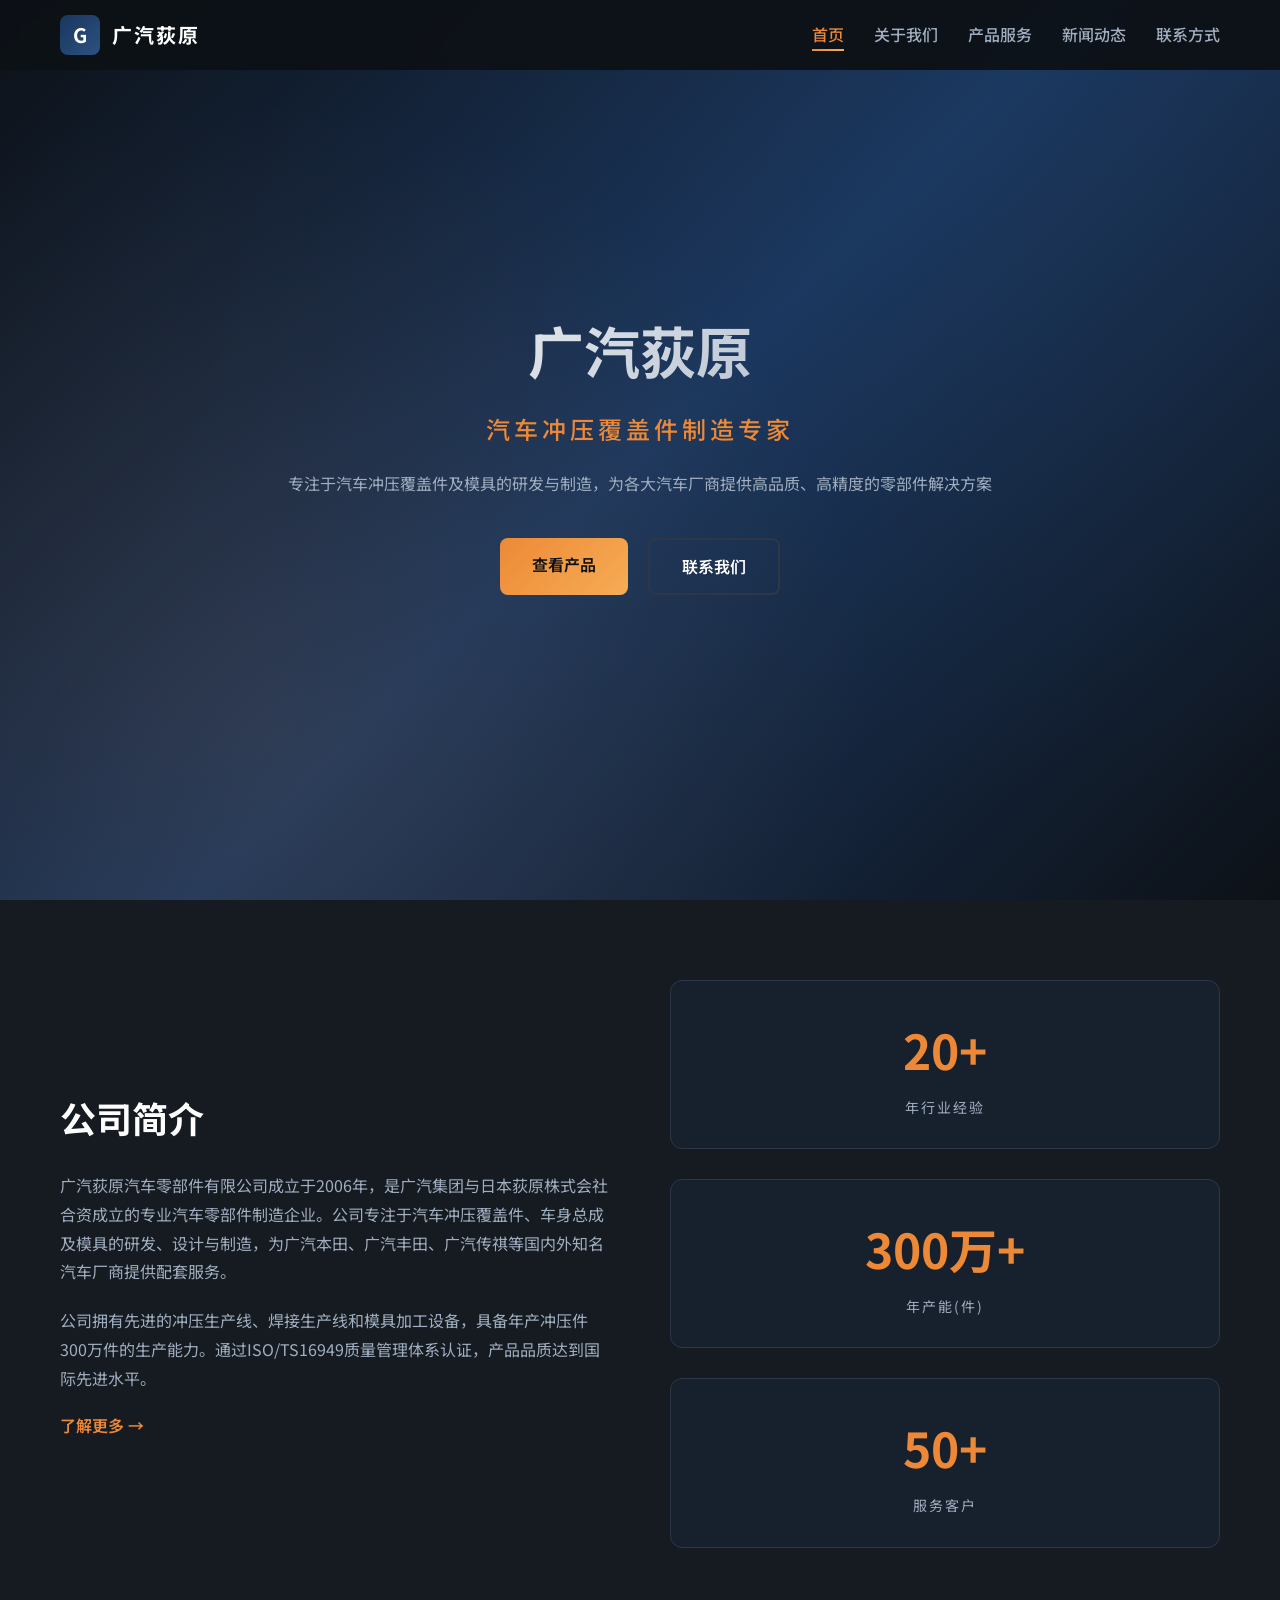
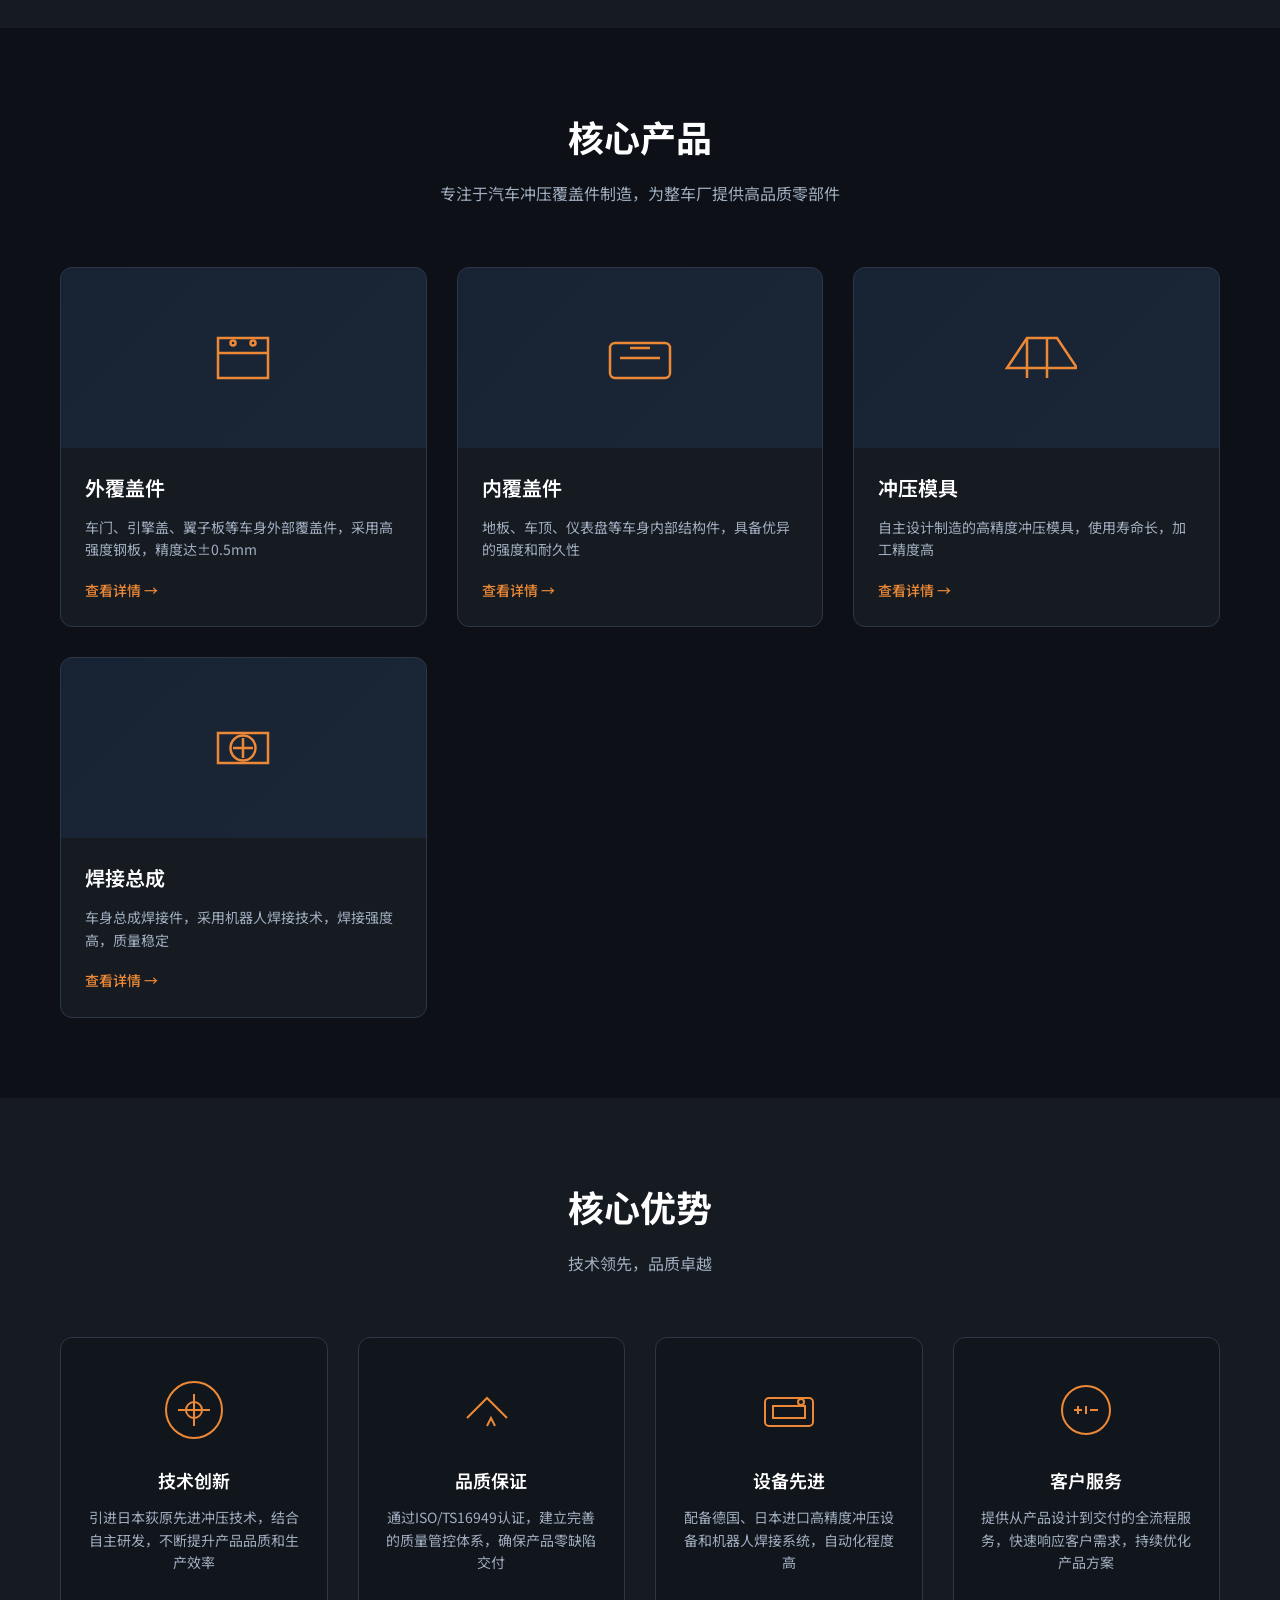
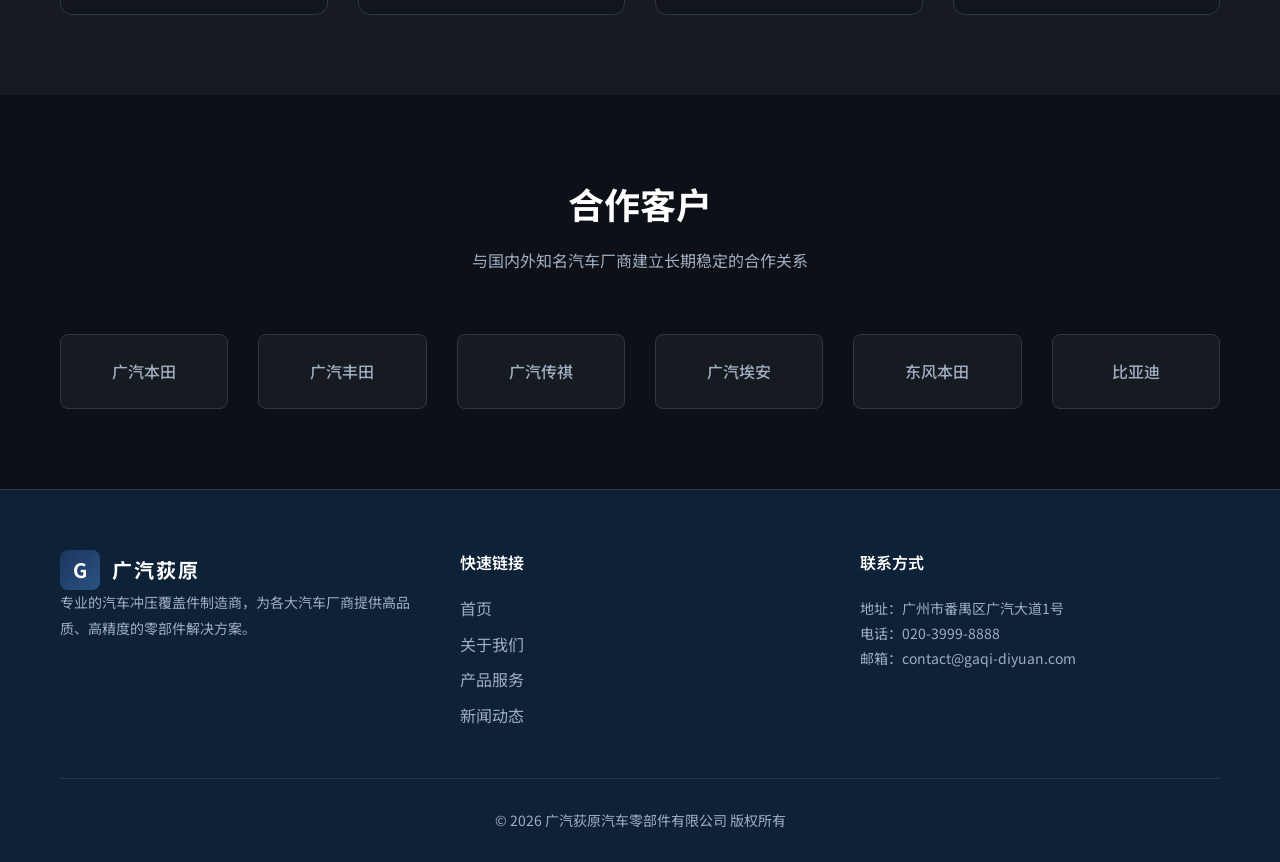
<file: index.html>
<!DOCTYPE html>
<html lang="zh-CN">
<head>
    <meta charset="UTF-8">
    <meta name="viewport" content="width=device-width, initial-scale=1.0">
    <title>广汽荻原 - 汽车冲压覆盖件制造专家</title>
    <meta name="description" content="广汽荻原是专业的汽车冲压覆盖件制造商，为各大汽车厂商提供高品质的冲压零部件和模具制造服务。">
    <link rel="stylesheet" href="css/style.css">
    <link href="https://fonts.googleapis.com/css2?family=Noto+Sans+SC:wght@300;400;500;700&display=swap" rel="stylesheet">
</head>
<body>
    <nav class="navbar" id="navbar">
        <div class="nav-container">
            <div class="logo">
                <a href="index.html">
                    <span class="logo-icon">G</span>
                    <span class="logo-text">广汽荻原</span>
                </a>
            </div>
            <ul class="nav-links">
                <li><a href="index.html" class="active">首页</a></li>
                <li><a href="about.html">关于我们</a></li>
                <li><a href="products.html">产品服务</a></li>
                <li><a href="news.html">新闻动态</a></li>
                <li><a href="contact.html">联系方式</a></li>
            </ul>
            <div class="menu-btn" id="menuBtn">
                <span></span>
                <span></span>
                <span></span>
            </div>
        </div>
    </nav>

    <section class="hero">
        <div class="hero-bg"></div>
        <div class="hero-content">
            <h1>广汽荻原</h1>
            <p class="hero-subtitle">汽车冲压覆盖件制造专家</p>
            <p class="hero-description">专注于汽车冲压覆盖件及模具的研发与制造，为各大汽车厂商提供高品质、高精度的零部件解决方案</p>
            <div class="hero-buttons">
                <a href="products.html" class="btn btn-primary">查看产品</a>
                <a href="contact.html" class="btn btn-secondary">联系我们</a>
            </div>
        </div>
    </section>

    <section class="company-overview">
        <div class="container">
            <div class="overview-content">
                <div class="overview-text">
                    <h2>公司简介</h2>
                    <p>广汽荻原汽车零部件有限公司成立于2006年，是广汽集团与日本荻原株式会社合资成立的专业汽车零部件制造企业。公司专注于汽车冲压覆盖件、车身总成及模具的研发、设计与制造，为广汽本田、广汽丰田、广汽传祺等国内外知名汽车厂商提供配套服务。</p>
                    <p>公司拥有先进的冲压生产线、焊接生产线和模具加工设备，具备年产冲压件300万件的生产能力。通过ISO/TS16949质量管理体系认证，产品品质达到国际先进水平。</p>
                    <a href="about.html" class="read-more">了解更多 →</a>
                </div>
                <div class="overview-stats">
                    <div class="stat-item">
                        <div class="stat-number">20+</div>
                        <div class="stat-label">年行业经验</div>
                    </div>
                    <div class="stat-item">
                        <div class="stat-number">300万+</div>
                        <div class="stat-label">年产能(件)</div>
                    </div>
                    <div class="stat-item">
                        <div class="stat-number">50+</div>
                        <div class="stat-label">服务客户</div>
                    </div>
                </div>
            </div>
        </div>
    </section>

    <section class="products-showcase">
        <div class="container">
            <div class="section-header">
                <h2>核心产品</h2>
                <p>专注于汽车冲压覆盖件制造，为整车厂提供高品质零部件</p>
            </div>
            <div class="products-grid">
                <div class="product-card">
                    <div class="product-image">
                        <div class="product-icon">
                            <svg viewBox="0 0 64 64" fill="none" stroke="currentColor" stroke-width="2">
                                <path d="M12 16h40v32H12z"/>
                                <path d="M12 28h40"/>
                                <circle cx="24" cy="20" r="2"/>
                                <circle cx="40" cy="20" r="2"/>
                            </svg>
                        </div>
                    </div>
                    <div class="product-info">
                        <h3>外覆盖件</h3>
                        <p>车门、引擎盖、翼子板等车身外部覆盖件，采用高强度钢板，精度达±0.5mm</p>
                        <a href="products.html" class="product-link">查看详情 →</a>
                    </div>
                </div>
                <div class="product-card">
                    <div class="product-image">
                        <div class="product-icon">
                            <svg viewBox="0 0 64 64" fill="none" stroke="currentColor" stroke-width="2">
                                <rect x="8" y="20" width="48" height="28" rx="4"/>
                                <path d="M16 32h32"/>
                                <path d="M24 24h16"/>
                            </svg>
                        </div>
                    </div>
                    <div class="product-info">
                        <h3>内覆盖件</h3>
                        <p>地板、车顶、仪表盘等车身内部结构件，具备优异的强度和耐久性</p>
                        <a href="products.html" class="product-link">查看详情 →</a>
                    </div>
                </div>
                <div class="product-card">
                    <div class="product-image">
                        <div class="product-icon">
                            <svg viewBox="0 0 64 64" fill="none" stroke="currentColor" stroke-width="2">
                                <path d="M8 40l16-24h24l16 24H8z"/>
                                <path d="M24 16v32M40 16v32"/>
                            </svg>
                        </div>
                    </div>
                    <div class="product-info">
                        <h3>冲压模具</h3>
                        <p>自主设计制造的高精度冲压模具，使用寿命长，加工精度高</p>
                        <a href="products.html" class="product-link">查看详情 →</a>
                    </div>
                </div>
                <div class="product-card">
                    <div class="product-image">
                        <div class="product-icon">
                            <svg viewBox="0 0 64 64" fill="none" stroke="currentColor" stroke-width="2">
                                <path d="M12 20h40v24H12z"/>
                                <circle cx="32" cy="32" r="10"/>
                                <path d="M32 24v16M24 32h16"/>
                            </svg>
                        </div>
                    </div>
                    <div class="product-info">
                        <h3>焊接总成</h3>
                        <p>车身总成焊接件，采用机器人焊接技术，焊接强度高，质量稳定</p>
                        <a href="products.html" class="product-link">查看详情 →</a>
                    </div>
                </div>
            </div>
        </div>
    </section>

    <section class="features">
        <div class="container">
            <div class="section-header">
                <h2>核心优势</h2>
                <p>技术领先，品质卓越</p>
            </div>
            <div class="features-grid">
                <div class="feature-card">
                    <div class="feature-icon">
                        <svg viewBox="0 0 64 64" fill="none" stroke="currentColor" stroke-width="2">
                            <circle cx="32" cy="32" r="28"/>
                            <path d="M32 16v32M16 32h32"/>
                            <circle cx="32" cy="32" r="8"/>
                        </svg>
                    </div>
                    <h3>技术创新</h3>
                    <p>引进日本荻原先进冲压技术，结合自主研发，不断提升产品品质和生产效率</p>
                </div>
                <div class="feature-card">
                    <div class="feature-icon">
                        <svg viewBox="0 0 64 64" fill="none" stroke="currentColor" stroke-width="2">
                            <path d="M8 40l20-20 20 20"/>
                            <path d="M28 48l4-8 4 8"/>
                        </svg>
                    </div>
                    <h3>品质保证</h3>
                    <p>通过ISO/TS16949认证，建立完善的质量管控体系，确保产品零缺陷交付</p>
                </div>
                <div class="feature-card">
                    <div class="feature-icon">
                        <svg viewBox="0 0 64 64" fill="none" stroke="currentColor" stroke-width="2">
                            <rect x="8" y="20" width="48" height="28" rx="4"/>
                            <rect x="16" y="28" width="32" height="12"/>
                            <circle cx="44" cy="24" r="3"/>
                        </svg>
                    </div>
                    <h3>设备先进</h3>
                    <p>配备德国、日本进口高精度冲压设备和机器人焊接系统，自动化程度高</p>
                </div>
                <div class="feature-card">
                    <div class="feature-icon">
                        <svg viewBox="0 0 64 64" fill="none" stroke="currentColor" stroke-width="2">
                            <circle cx="32" cy="32" r="24"/>
                            <path d="M20 32h8M36 32h8M24 28v8M32 28v8"/>
                        </svg>
                    </div>
                    <h3>客户服务</h3>
                    <p>提供从产品设计到交付的全流程服务，快速响应客户需求，持续优化产品方案</p>
                </div>
            </div>
        </div>
    </section>

    <section class="partners">
        <div class="container">
            <div class="section-header">
                <h2>合作客户</h2>
                <p>与国内外知名汽车厂商建立长期稳定的合作关系</p>
            </div>
            <div class="partners-grid">
                <div class="partner-item">广汽本田</div>
                <div class="partner-item">广汽丰田</div>
                <div class="partner-item">广汽传祺</div>
                <div class="partner-item">广汽埃安</div>
                <div class="partner-item">东风本田</div>
                <div class="partner-item">比亚迪</div>
            </div>
        </div>
    </section>

    <footer class="footer">
        <div class="container">
            <div class="footer-content">
                <div class="footer-section">
                    <div class="logo">
                        <span class="logo-icon">G</span>
                        <span class="logo-text">广汽荻原</span>
                    </div>
                    <p>专业的汽车冲压覆盖件制造商，为各大汽车厂商提供高品质、高精度的零部件解决方案。</p>
                </div>
                <div class="footer-section">
                    <h4>快速链接</h4>
                    <ul>
                        <li><a href="index.html">首页</a></li>
                        <li><a href="about.html">关于我们</a></li>
                        <li><a href="products.html">产品服务</a></li>
                        <li><a href="news.html">新闻动态</a></li>
                    </ul>
                </div>
                <div class="footer-section">
                    <h4>联系方式</h4>
                    <p>地址：广州市番禺区广汽大道1号</p>
                    <p>电话：020-3999-8888</p>
                    <p>邮箱：contact@gaqi-diyuan.com</p>
                </div>
            </div>
            <div class="footer-bottom">
                <p>&copy; 2026 广汽荻原汽车零部件有限公司 版权所有</p>
            </div>
        </div>
    </footer>

    <script src="js/main.js"></script>
</body>
</html>
</file>
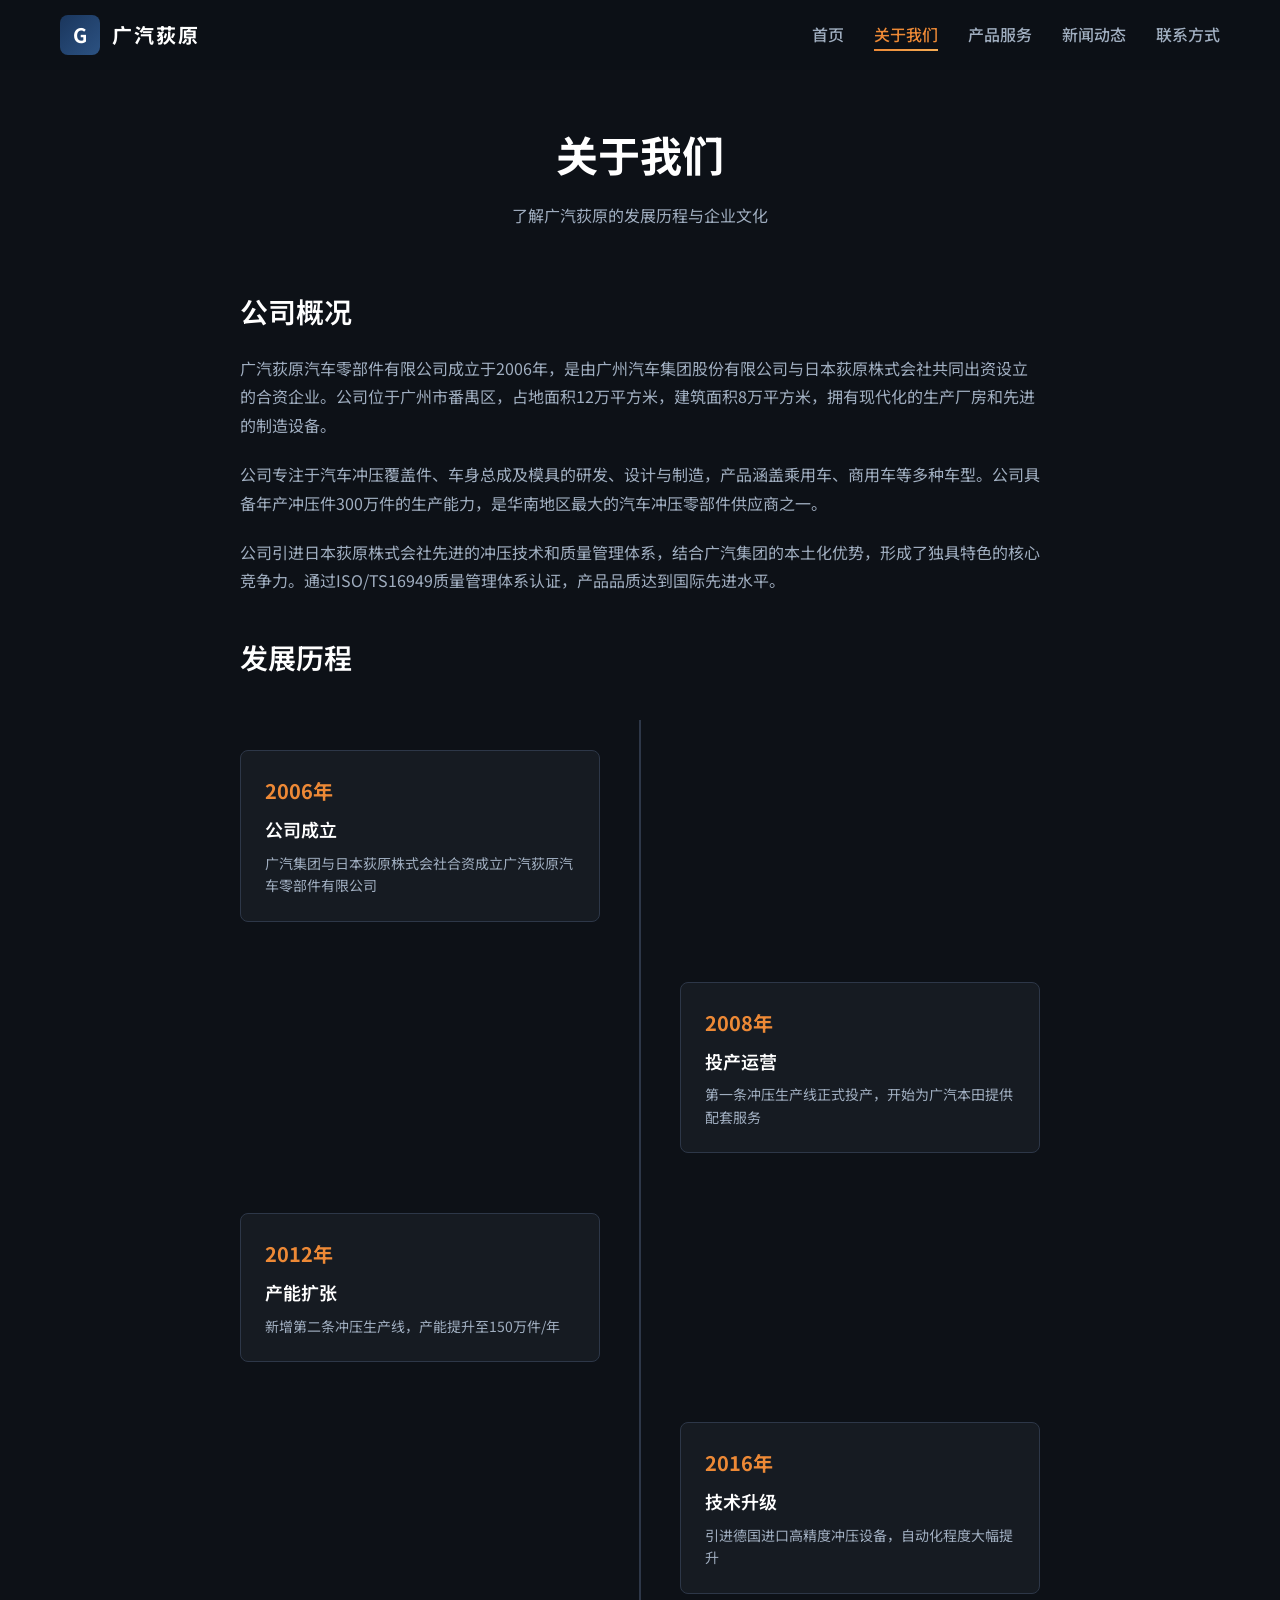
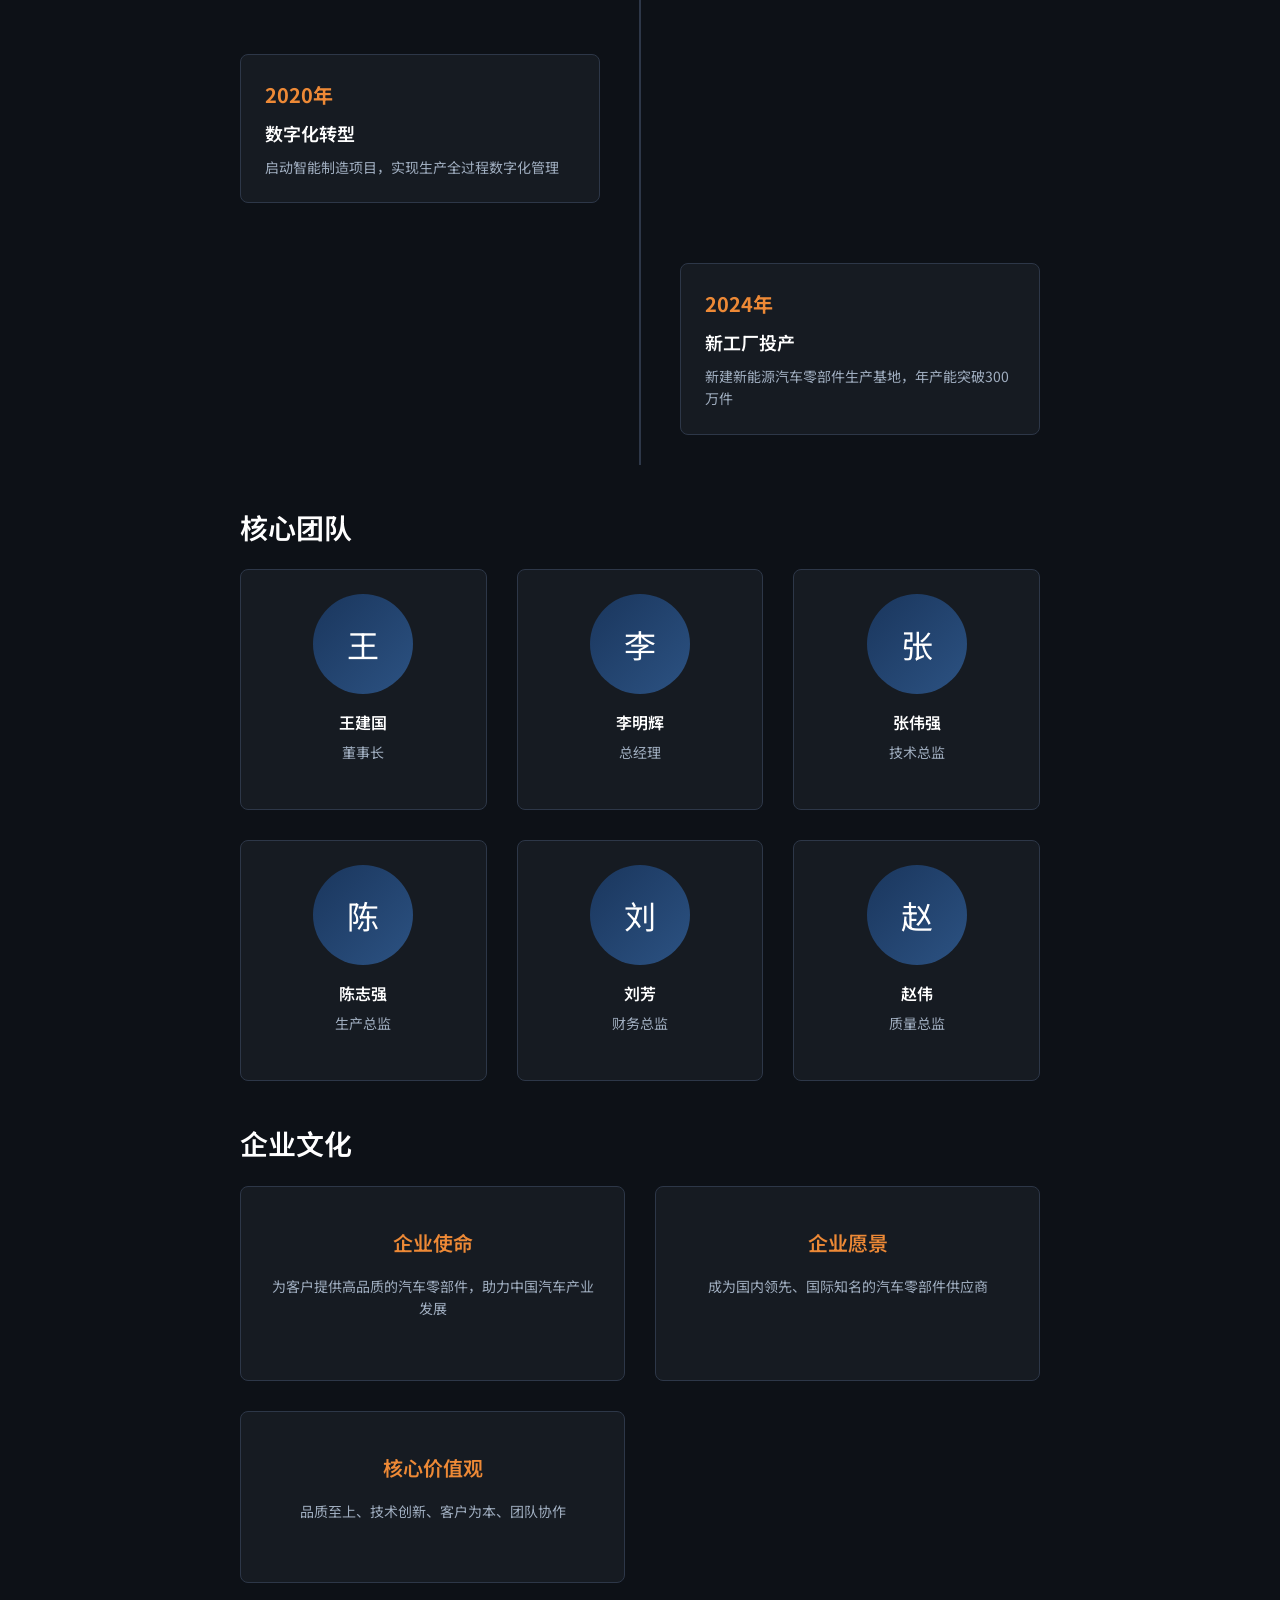
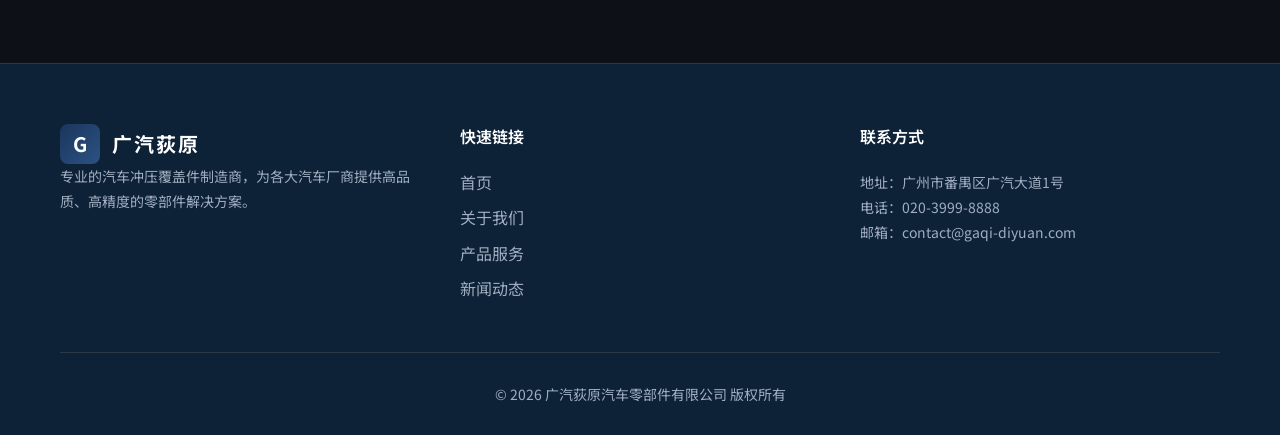
<file: about.html>
<!DOCTYPE html>
<html lang="zh-CN">
<head>
    <meta charset="UTF-8">
    <meta name="viewport" content="width=device-width, initial-scale=1.0">
    <title>关于我们 - 广汽荻原</title>
    <meta name="description" content="了解广汽荻原的公司概况、发展历程、核心团队和企业文化">
    <link rel="stylesheet" href="css/style.css">
    <link href="https://fonts.googleapis.com/css2?family=Noto+Sans+SC:wght@300;400;500;700&display=swap" rel="stylesheet">
</head>
<body>
    <nav class="navbar" id="navbar">
        <div class="nav-container">
            <div class="logo">
                <a href="index.html">
                    <span class="logo-icon">G</span>
                    <span class="logo-text">广汽荻原</span>
                </a>
            </div>
            <ul class="nav-links">
                <li><a href="index.html">首页</a></li>
                <li><a href="about.html" class="active">关于我们</a></li>
                <li><a href="products.html">产品服务</a></li>
                <li><a href="news.html">新闻动态</a></li>
                <li><a href="contact.html">联系方式</a></li>
            </ul>
            <div class="menu-btn" id="menuBtn">
                <span></span>
                <span></span>
                <span></span>
            </div>
        </div>
    </nav>

    <section class="page-content">
        <div class="container">
            <div class="page-header">
                <h1>关于我们</h1>
                <p>了解广汽荻原的发展历程与企业文化</p>
            </div>

            <div class="about-content">
                <h2>公司概况</h2>
                <p>广汽荻原汽车零部件有限公司成立于2006年，是由广州汽车集团股份有限公司与日本荻原株式会社共同出资设立的合资企业。公司位于广州市番禺区，占地面积12万平方米，建筑面积8万平方米，拥有现代化的生产厂房和先进的制造设备。</p>
                <p>公司专注于汽车冲压覆盖件、车身总成及模具的研发、设计与制造，产品涵盖乘用车、商用车等多种车型。公司具备年产冲压件300万件的生产能力，是华南地区最大的汽车冲压零部件供应商之一。</p>
                <p>公司引进日本荻原株式会社先进的冲压技术和质量管理体系，结合广汽集团的本土化优势，形成了独具特色的核心竞争力。通过ISO/TS16949质量管理体系认证，产品品质达到国际先进水平。</p>

                <h2>发展历程</h2>
                <div class="timeline">
                    <div class="timeline-item">
                        <div class="timeline-content">
                            <div class="timeline-date">2006年</div>
                            <div class="timeline-title">公司成立</div>
                            <div class="timeline-desc">广汽集团与日本荻原株式会社合资成立广汽荻原汽车零部件有限公司</div>
                        </div>
                    </div>
                    <div class="timeline-item">
                        <div class="timeline-content">
                            <div class="timeline-date">2008年</div>
                            <div class="timeline-title">投产运营</div>
                            <div class="timeline-desc">第一条冲压生产线正式投产，开始为广汽本田提供配套服务</div>
                        </div>
                    </div>
                    <div class="timeline-item">
                        <div class="timeline-content">
                            <div class="timeline-date">2012年</div>
                            <div class="timeline-title">产能扩张</div>
                            <div class="timeline-desc">新增第二条冲压生产线，产能提升至150万件/年</div>
                        </div>
                    </div>
                    <div class="timeline-item">
                        <div class="timeline-content">
                            <div class="timeline-date">2016年</div>
                            <div class="timeline-title">技术升级</div>
                            <div class="timeline-desc">引进德国进口高精度冲压设备，自动化程度大幅提升</div>
                        </div>
                    </div>
                    <div class="timeline-item">
                        <div class="timeline-content">
                            <div class="timeline-date">2020年</div>
                            <div class="timeline-title">数字化转型</div>
                            <div class="timeline-desc">启动智能制造项目，实现生产全过程数字化管理</div>
                        </div>
                    </div>
                    <div class="timeline-item">
                        <div class="timeline-content">
                            <div class="timeline-date">2024年</div>
                            <div class="timeline-title">新工厂投产</div>
                            <div class="timeline-desc">新建新能源汽车零部件生产基地，年产能突破300万件</div>
                        </div>
                    </div>
                </div>

                <h2>核心团队</h2>
                <div class="team-grid">
                    <div class="team-member">
                        <div class="team-photo">王</div>
                        <h4>王建国</h4>
                        <p>董事长</p>
                    </div>
                    <div class="team-member">
                        <div class="team-photo">李</div>
                        <h4>李明辉</h4>
                        <p>总经理</p>
                    </div>
                    <div class="team-member">
                        <div class="team-photo">张</div>
                        <h4>张伟强</h4>
                        <p>技术总监</p>
                    </div>
                    <div class="team-member">
                        <div class="team-photo">陈</div>
                        <h4>陈志强</h4>
                        <p>生产总监</p>
                    </div>
                    <div class="team-member">
                        <div class="team-photo">刘</div>
                        <h4>刘芳</h4>
                        <p>财务总监</p>
                    </div>
                    <div class="team-member">
                        <div class="team-photo">赵</div>
                        <h4>赵伟</h4>
                        <p>质量总监</p>
                    </div>
                </div>

                <h2>企业文化</h2>
                <div class="culture-grid">
                    <div class="culture-item">
                        <h3>企业使命</h3>
                        <p>为客户提供高品质的汽车零部件，助力中国汽车产业发展</p>
                    </div>
                    <div class="culture-item">
                        <h3>企业愿景</h3>
                        <p>成为国内领先、国际知名的汽车零部件供应商</p>
                    </div>
                    <div class="culture-item">
                        <h3>核心价值观</h3>
                        <p>品质至上、技术创新、客户为本、团队协作</p>
                    </div>
                </div>
            </div>
        </div>
    </section>

    <footer class="footer">
        <div class="container">
            <div class="footer-content">
                <div class="footer-section">
                    <div class="logo">
                        <span class="logo-icon">G</span>
                        <span class="logo-text">广汽荻原</span>
                    </div>
                    <p>专业的汽车冲压覆盖件制造商，为各大汽车厂商提供高品质、高精度的零部件解决方案。</p>
                </div>
                <div class="footer-section">
                    <h4>快速链接</h4>
                    <ul>
                        <li><a href="index.html">首页</a></li>
                        <li><a href="about.html">关于我们</a></li>
                        <li><a href="products.html">产品服务</a></li>
                        <li><a href="news.html">新闻动态</a></li>
                    </ul>
                </div>
                <div class="footer-section">
                    <h4>联系方式</h4>
                    <p>地址：广州市番禺区广汽大道1号</p>
                    <p>电话：020-3999-8888</p>
                    <p>邮箱：contact@gaqi-diyuan.com</p>
                </div>
            </div>
            <div class="footer-bottom">
                <p>&copy; 2026 广汽荻原汽车零部件有限公司 版权所有</p>
            </div>
        </div>
    </footer>

    <script src="js/main.js"></script>
</body>
</html>
</file>
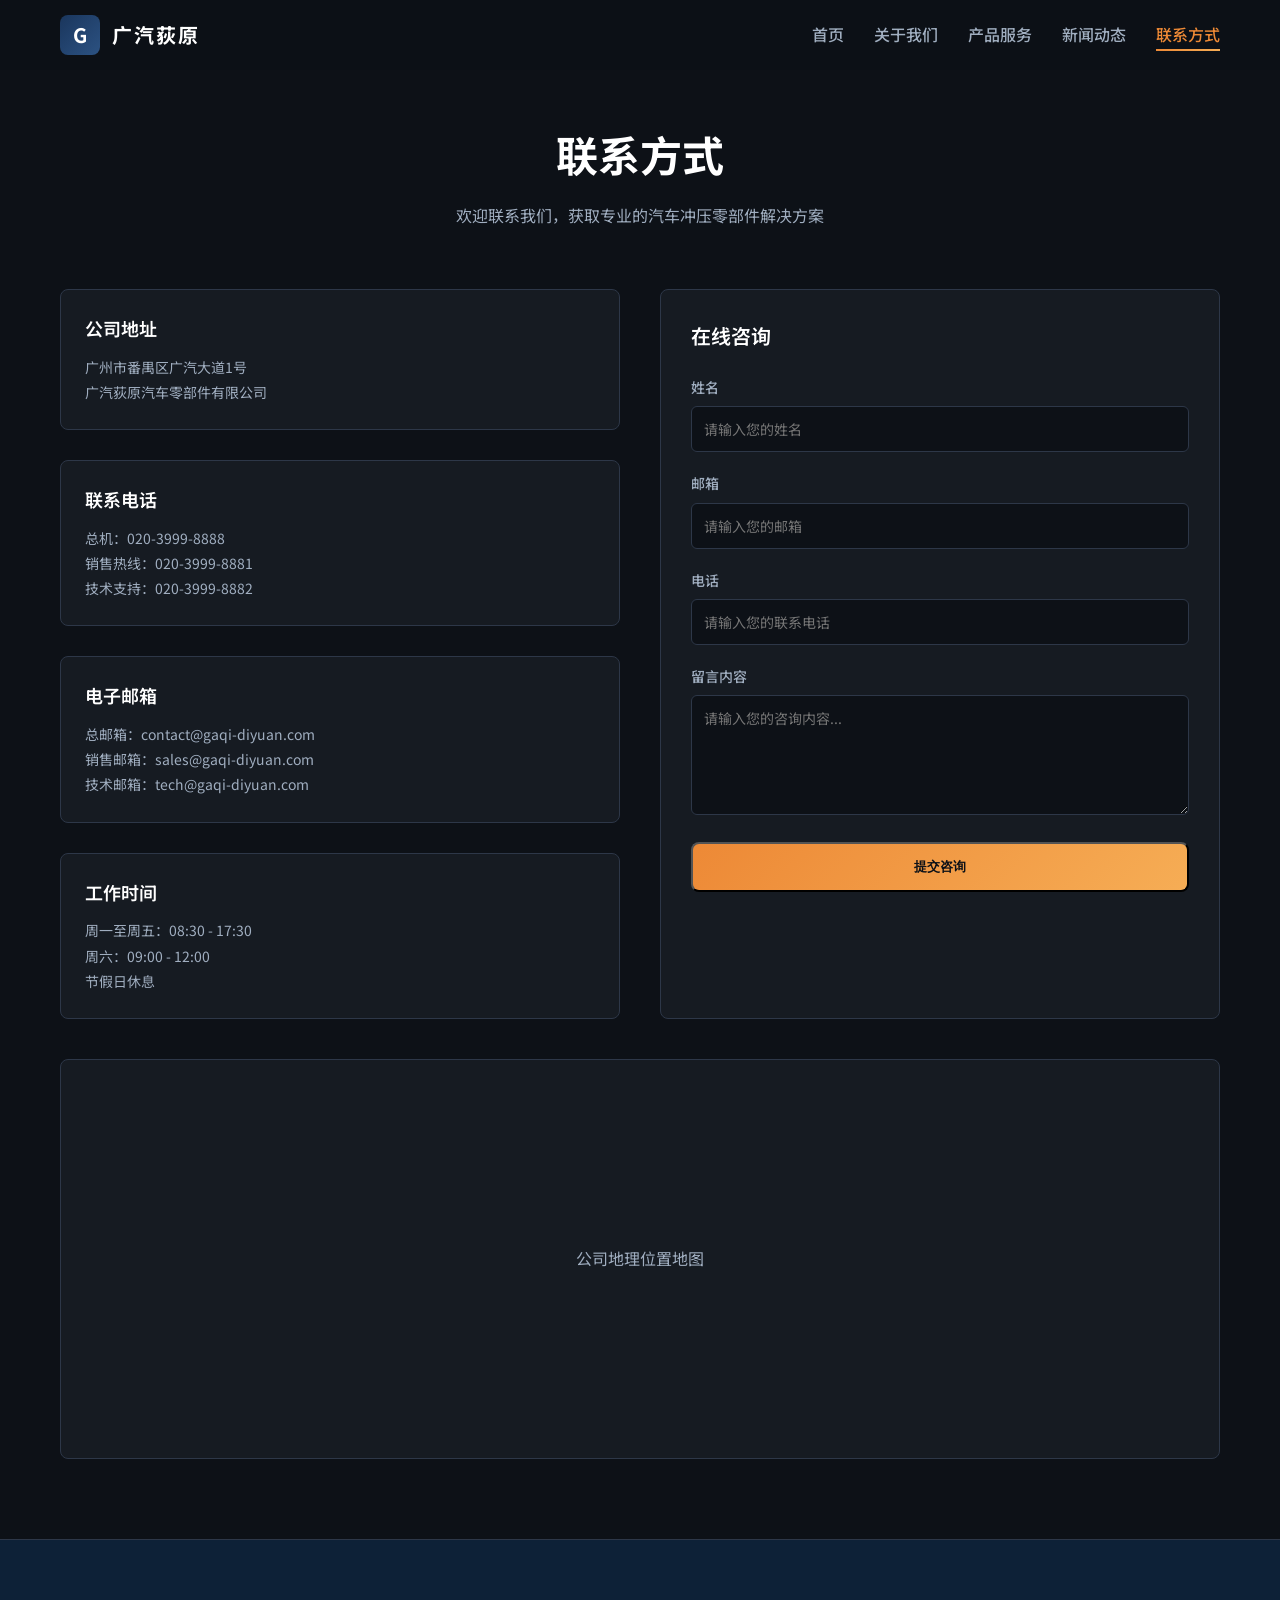
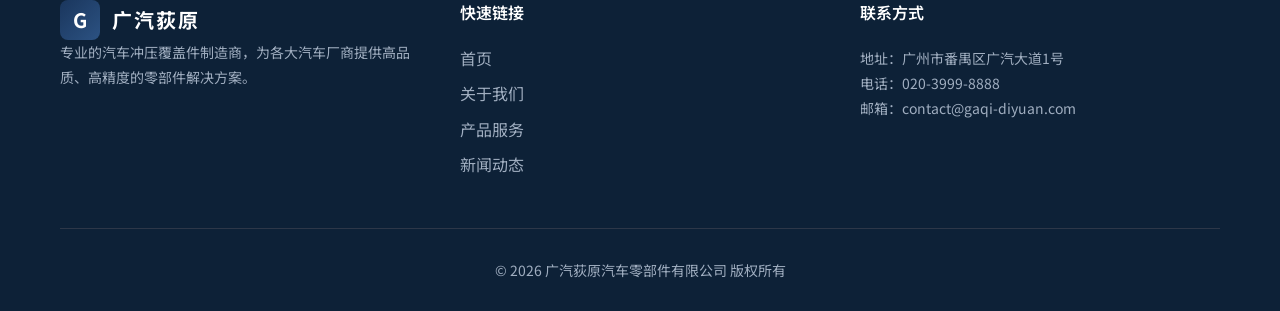
<file: contact.html>
<!DOCTYPE html>
<html lang="zh-CN">
<head>
    <meta charset="UTF-8">
    <meta name="viewport" content="width=device-width, initial-scale=1.0">
    <title>联系方式 - 广汽荻原</title>
    <meta name="description" content="联系广汽荻原，获取专业的汽车冲压零部件解决方案">
    <link rel="stylesheet" href="css/style.css">
    <link href="https://fonts.googleapis.com/css2?family=Noto+Sans+SC:wght@300;400;500;700&display=swap" rel="stylesheet">
</head>
<body>
    <nav class="navbar" id="navbar">
        <div class="nav-container">
            <div class="logo">
                <a href="index.html">
                    <span class="logo-icon">G</span>
                    <span class="logo-text">广汽荻原</span>
                </a>
            </div>
            <ul class="nav-links">
                <li><a href="index.html">首页</a></li>
                <li><a href="about.html">关于我们</a></li>
                <li><a href="products.html">产品服务</a></li>
                <li><a href="news.html">新闻动态</a></li>
                <li><a href="contact.html" class="active">联系方式</a></li>
            </ul>
            <div class="menu-btn" id="menuBtn">
                <span></span>
                <span></span>
                <span></span>
            </div>
        </div>
    </nav>

    <section class="page-content">
        <div class="container">
            <div class="page-header">
                <h1>联系方式</h1>
                <p>欢迎联系我们，获取专业的汽车冲压零部件解决方案</p>
            </div>

            <div class="contact-container">
                <div class="contact-info">
                    <div class="contact-item">
                        <h3>公司地址</h3>
                        <p>广州市番禺区广汽大道1号</p>
                        <p>广汽荻原汽车零部件有限公司</p>
                    </div>

                    <div class="contact-item">
                        <h3>联系电话</h3>
                        <p>总机：020-3999-8888</p>
                        <p>销售热线：020-3999-8881</p>
                        <p>技术支持：020-3999-8882</p>
                    </div>

                    <div class="contact-item">
                        <h3>电子邮箱</h3>
                        <p>总邮箱：contact@gaqi-diyuan.com</p>
                        <p>销售邮箱：sales@gaqi-diyuan.com</p>
                        <p>技术邮箱：tech@gaqi-diyuan.com</p>
                    </div>

                    <div class="contact-item">
                        <h3>工作时间</h3>
                        <p>周一至周五：08:30 - 17:30</p>
                        <p>周六：09:00 - 12:00</p>
                        <p>节假日休息</p>
                    </div>
                </div>

                <div class="contact-form">
                    <h3>在线咨询</h3>
                    <form id="contactForm">
                        <div class="form-group">
                            <label for="name">姓名</label>
                            <input type="text" id="name" name="name" placeholder="请输入您的姓名">
                        </div>
                        <div class="form-group">
                            <label for="email">邮箱</label>
                            <input type="email" id="email" name="email" placeholder="请输入您的邮箱">
                        </div>
                        <div class="form-group">
                            <label for="phone">电话</label>
                            <input type="tel" id="phone" name="phone" placeholder="请输入您的联系电话">
                        </div>
                        <div class="form-group">
                            <label for="message">留言内容</label>
                            <textarea id="message" name="message" placeholder="请输入您的咨询内容..."></textarea>
                        </div>
                        <button type="submit" class="btn btn-primary" style="width: 100%;">提交咨询</button>
                    </form>
                </div>
            </div>

            <div class="contact-map">
                <p>公司地理位置地图</p>
            </div>
        </div>
    </section>

    <footer class="footer">
        <div class="container">
            <div class="footer-content">
                <div class="footer-section">
                    <div class="logo">
                        <span class="logo-icon">G</span>
                        <span class="logo-text">广汽荻原</span>
                    </div>
                    <p>专业的汽车冲压覆盖件制造商，为各大汽车厂商提供高品质、高精度的零部件解决方案。</p>
                </div>
                <div class="footer-section">
                    <h4>快速链接</h4>
                    <ul>
                        <li><a href="index.html">首页</a></li>
                        <li><a href="about.html">关于我们</a></li>
                        <li><a href="products.html">产品服务</a></li>
                        <li><a href="news.html">新闻动态</a></li>
                    </ul>
                </div>
                <div class="footer-section">
                    <h4>联系方式</h4>
                    <p>地址：广州市番禺区广汽大道1号</p>
                    <p>电话：020-3999-8888</p>
                    <p>邮箱：contact@gaqi-diyuan.com</p>
                </div>
            </div>
            <div class="footer-bottom">
                <p>&copy; 2026 广汽荻原汽车零部件有限公司 版权所有</p>
            </div>
        </div>
    </footer>

    <script src="js/main.js"></script>
</body>
</html>
</file>
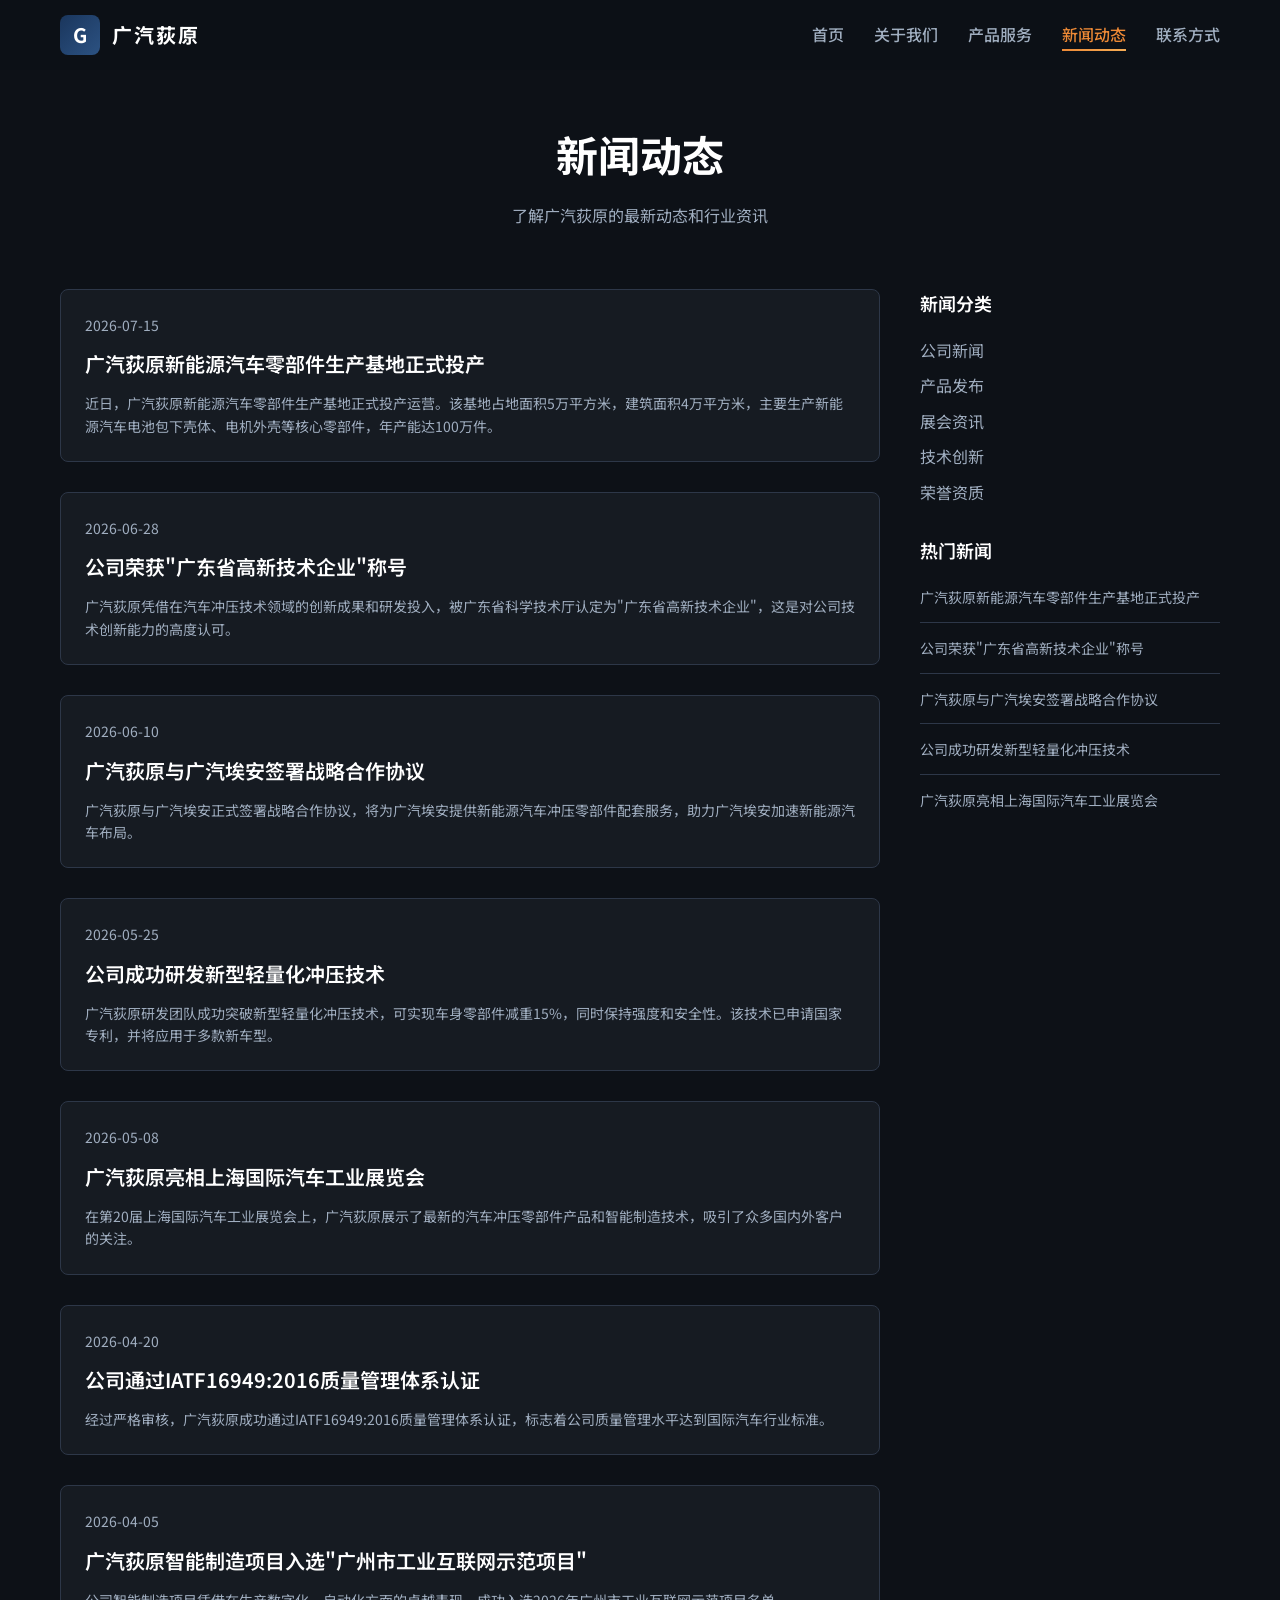
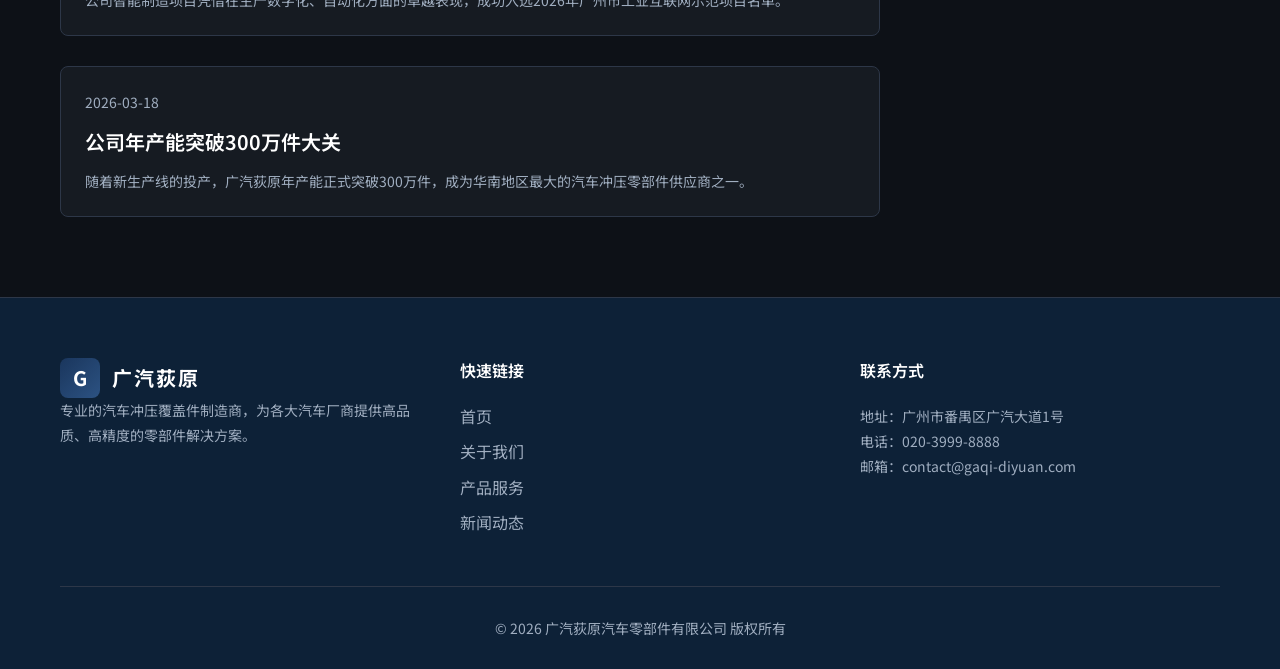
<file: news.html>
<!DOCTYPE html>
<html lang="zh-CN">
<head>
    <meta charset="UTF-8">
    <meta name="viewport" content="width=device-width, initial-scale=1.0">
    <title>新闻动态 - 广汽荻原</title>
    <meta name="description" content="了解广汽荻原的最新新闻、产品发布和行业资讯">
    <link rel="stylesheet" href="css/style.css">
    <link href="https://fonts.googleapis.com/css2?family=Noto+Sans+SC:wght@300;400;500;700&display=swap" rel="stylesheet">
</head>
<body>
    <nav class="navbar" id="navbar">
        <div class="nav-container">
            <div class="logo">
                <a href="index.html">
                    <span class="logo-icon">G</span>
                    <span class="logo-text">广汽荻原</span>
                </a>
            </div>
            <ul class="nav-links">
                <li><a href="index.html">首页</a></li>
                <li><a href="about.html">关于我们</a></li>
                <li><a href="products.html">产品服务</a></li>
                <li><a href="news.html" class="active">新闻动态</a></li>
                <li><a href="contact.html">联系方式</a></li>
            </ul>
            <div class="menu-btn" id="menuBtn">
                <span></span>
                <span></span>
                <span></span>
            </div>
        </div>
    </nav>

    <section class="page-content">
        <div class="container">
            <div class="page-header">
                <h1>新闻动态</h1>
                <p>了解广汽荻原的最新动态和行业资讯</p>
            </div>

            <div class="news-container">
                <div class="news-list">
                    <div class="news-item">
                        <div class="news-date">2026-07-15</div>
                        <h3>广汽荻原新能源汽车零部件生产基地正式投产</h3>
                        <p>近日，广汽荻原新能源汽车零部件生产基地正式投产运营。该基地占地面积5万平方米，建筑面积4万平方米，主要生产新能源汽车电池包下壳体、电机外壳等核心零部件，年产能达100万件。</p>
                    </div>

                    <div class="news-item">
                        <div class="news-date">2026-06-28</div>
                        <h3>公司荣获"广东省高新技术企业"称号</h3>
                        <p>广汽荻原凭借在汽车冲压技术领域的创新成果和研发投入，被广东省科学技术厅认定为"广东省高新技术企业"，这是对公司技术创新能力的高度认可。</p>
                    </div>

                    <div class="news-item">
                        <div class="news-date">2026-06-10</div>
                        <h3>广汽荻原与广汽埃安签署战略合作协议</h3>
                        <p>广汽荻原与广汽埃安正式签署战略合作协议，将为广汽埃安提供新能源汽车冲压零部件配套服务，助力广汽埃安加速新能源汽车布局。</p>
                    </div>

                    <div class="news-item">
                        <div class="news-date">2026-05-25</div>
                        <h3>公司成功研发新型轻量化冲压技术</h3>
                        <p>广汽荻原研发团队成功突破新型轻量化冲压技术，可实现车身零部件减重15%，同时保持强度和安全性。该技术已申请国家专利，并将应用于多款新车型。</p>
                    </div>

                    <div class="news-item">
                        <div class="news-date">2026-05-08</div>
                        <h3>广汽荻原亮相上海国际汽车工业展览会</h3>
                        <p>在第20届上海国际汽车工业展览会上，广汽荻原展示了最新的汽车冲压零部件产品和智能制造技术，吸引了众多国内外客户的关注。</p>
                    </div>

                    <div class="news-item">
                        <div class="news-date">2026-04-20</div>
                        <h3>公司通过IATF16949:2016质量管理体系认证</h3>
                        <p>经过严格审核，广汽荻原成功通过IATF16949:2016质量管理体系认证，标志着公司质量管理水平达到国际汽车行业标准。</p>
                    </div>

                    <div class="news-item">
                        <div class="news-date">2026-04-05</div>
                        <h3>广汽荻原智能制造项目入选"广州市工业互联网示范项目"</h3>
                        <p>公司智能制造项目凭借在生产数字化、自动化方面的卓越表现，成功入选2026年广州市工业互联网示范项目名单。</p>
                    </div>

                    <div class="news-item">
                        <div class="news-date">2026-03-18</div>
                        <h3>公司年产能突破300万件大关</h3>
                        <p>随着新生产线的投产，广汽荻原年产能正式突破300万件，成为华南地区最大的汽车冲压零部件供应商之一。</p>
                    </div>
                </div>

                <div class="news-sidebar">
                    <h3>新闻分类</h3>
                    <ul class="news-categories">
                        <li><a href="#">公司新闻</a></li>
                        <li><a href="#">产品发布</a></li>
                        <li><a href="#">展会资讯</a></li>
                        <li><a href="#">技术创新</a></li>
                        <li><a href="#">荣誉资质</a></li>
                    </ul>

                    <h3>热门新闻</h3>
                    <ul class="hot-news">
                        <li><a href="#">广汽荻原新能源汽车零部件生产基地正式投产</a></li>
                        <li><a href="#">公司荣获"广东省高新技术企业"称号</a></li>
                        <li><a href="#">广汽荻原与广汽埃安签署战略合作协议</a></li>
                        <li><a href="#">公司成功研发新型轻量化冲压技术</a></li>
                        <li><a href="#">广汽荻原亮相上海国际汽车工业展览会</a></li>
                    </ul>
                </div>
            </div>
        </div>
    </section>

    <footer class="footer">
        <div class="container">
            <div class="footer-content">
                <div class="footer-section">
                    <div class="logo">
                        <span class="logo-icon">G</span>
                        <span class="logo-text">广汽荻原</span>
                    </div>
                    <p>专业的汽车冲压覆盖件制造商，为各大汽车厂商提供高品质、高精度的零部件解决方案。</p>
                </div>
                <div class="footer-section">
                    <h4>快速链接</h4>
                    <ul>
                        <li><a href="index.html">首页</a></li>
                        <li><a href="about.html">关于我们</a></li>
                        <li><a href="products.html">产品服务</a></li>
                        <li><a href="news.html">新闻动态</a></li>
                    </ul>
                </div>
                <div class="footer-section">
                    <h4>联系方式</h4>
                    <p>地址：广州市番禺区广汽大道1号</p>
                    <p>电话：020-3999-8888</p>
                    <p>邮箱：contact@gaqi-diyuan.com</p>
                </div>
            </div>
            <div class="footer-bottom">
                <p>&copy; 2026 广汽荻原汽车零部件有限公司 版权所有</p>
            </div>
        </div>
    </footer>

    <script src="js/main.js"></script>
</body>
</html>
</file>
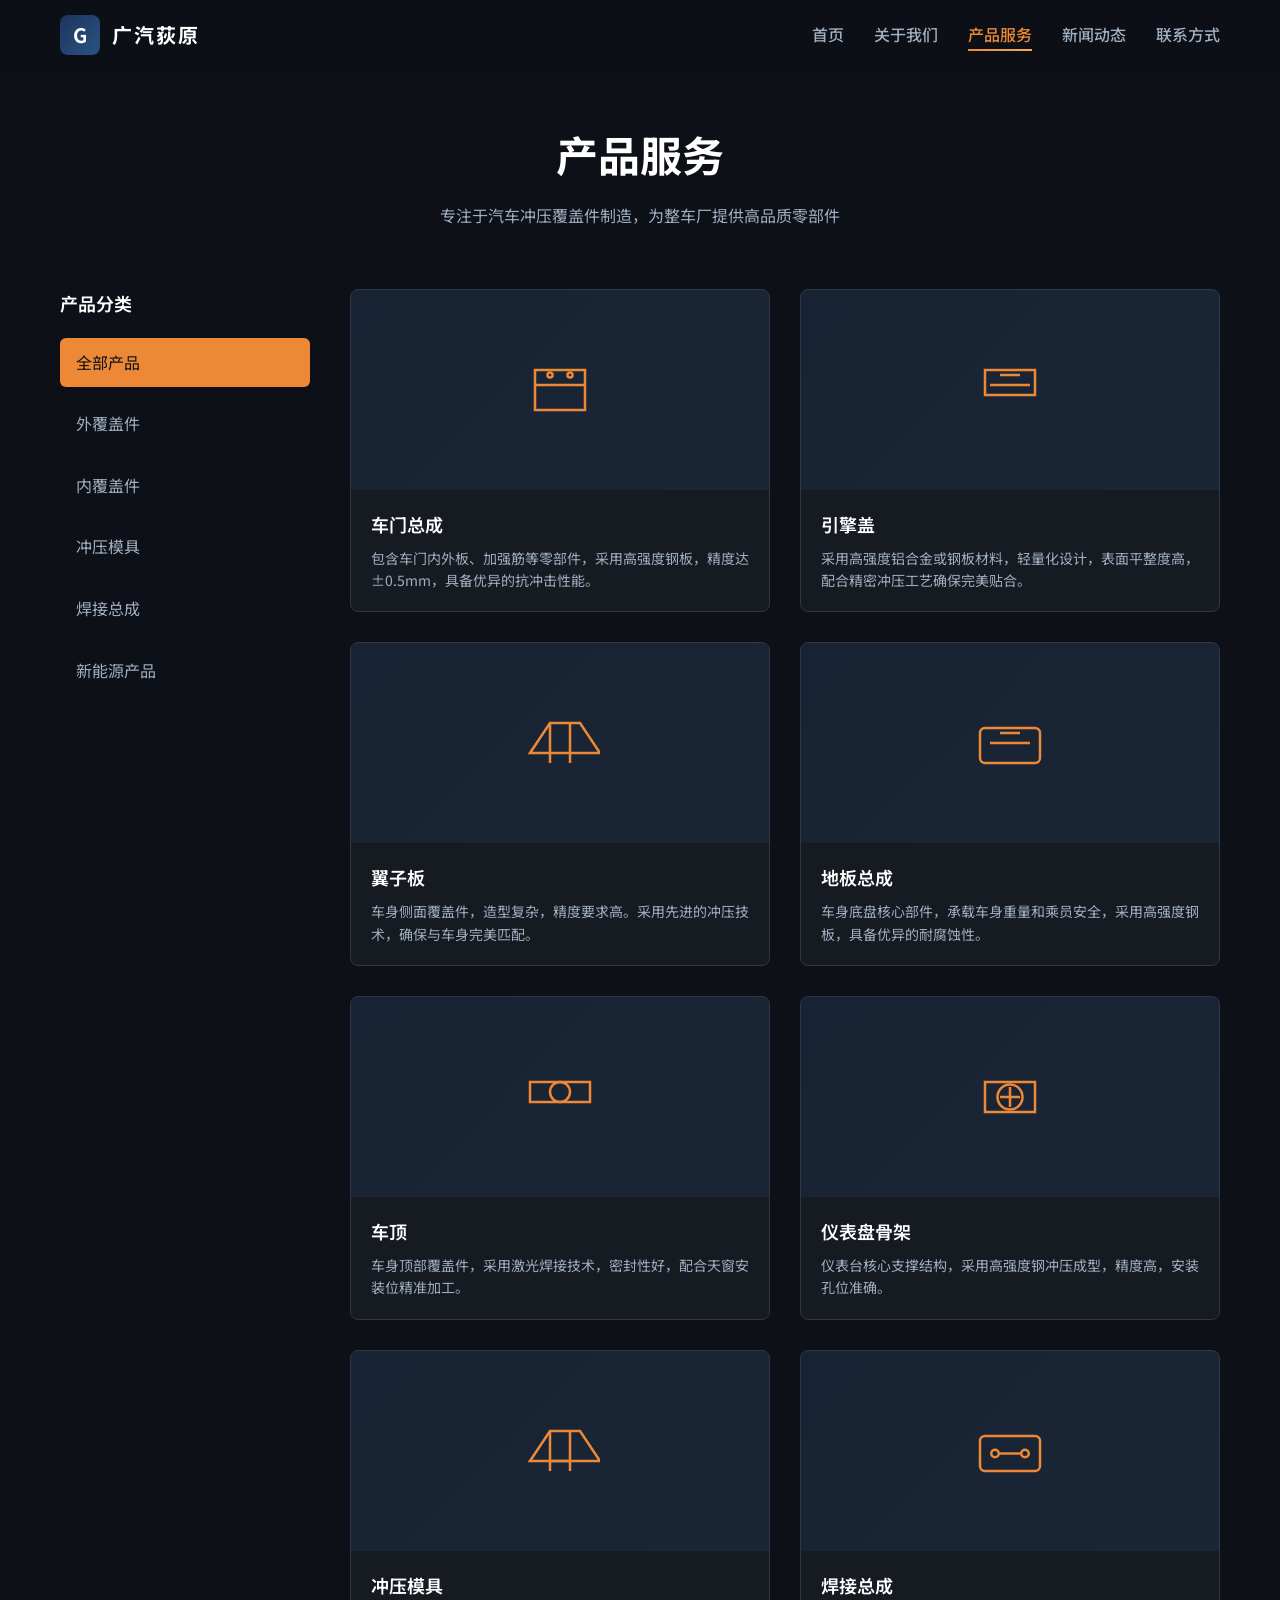
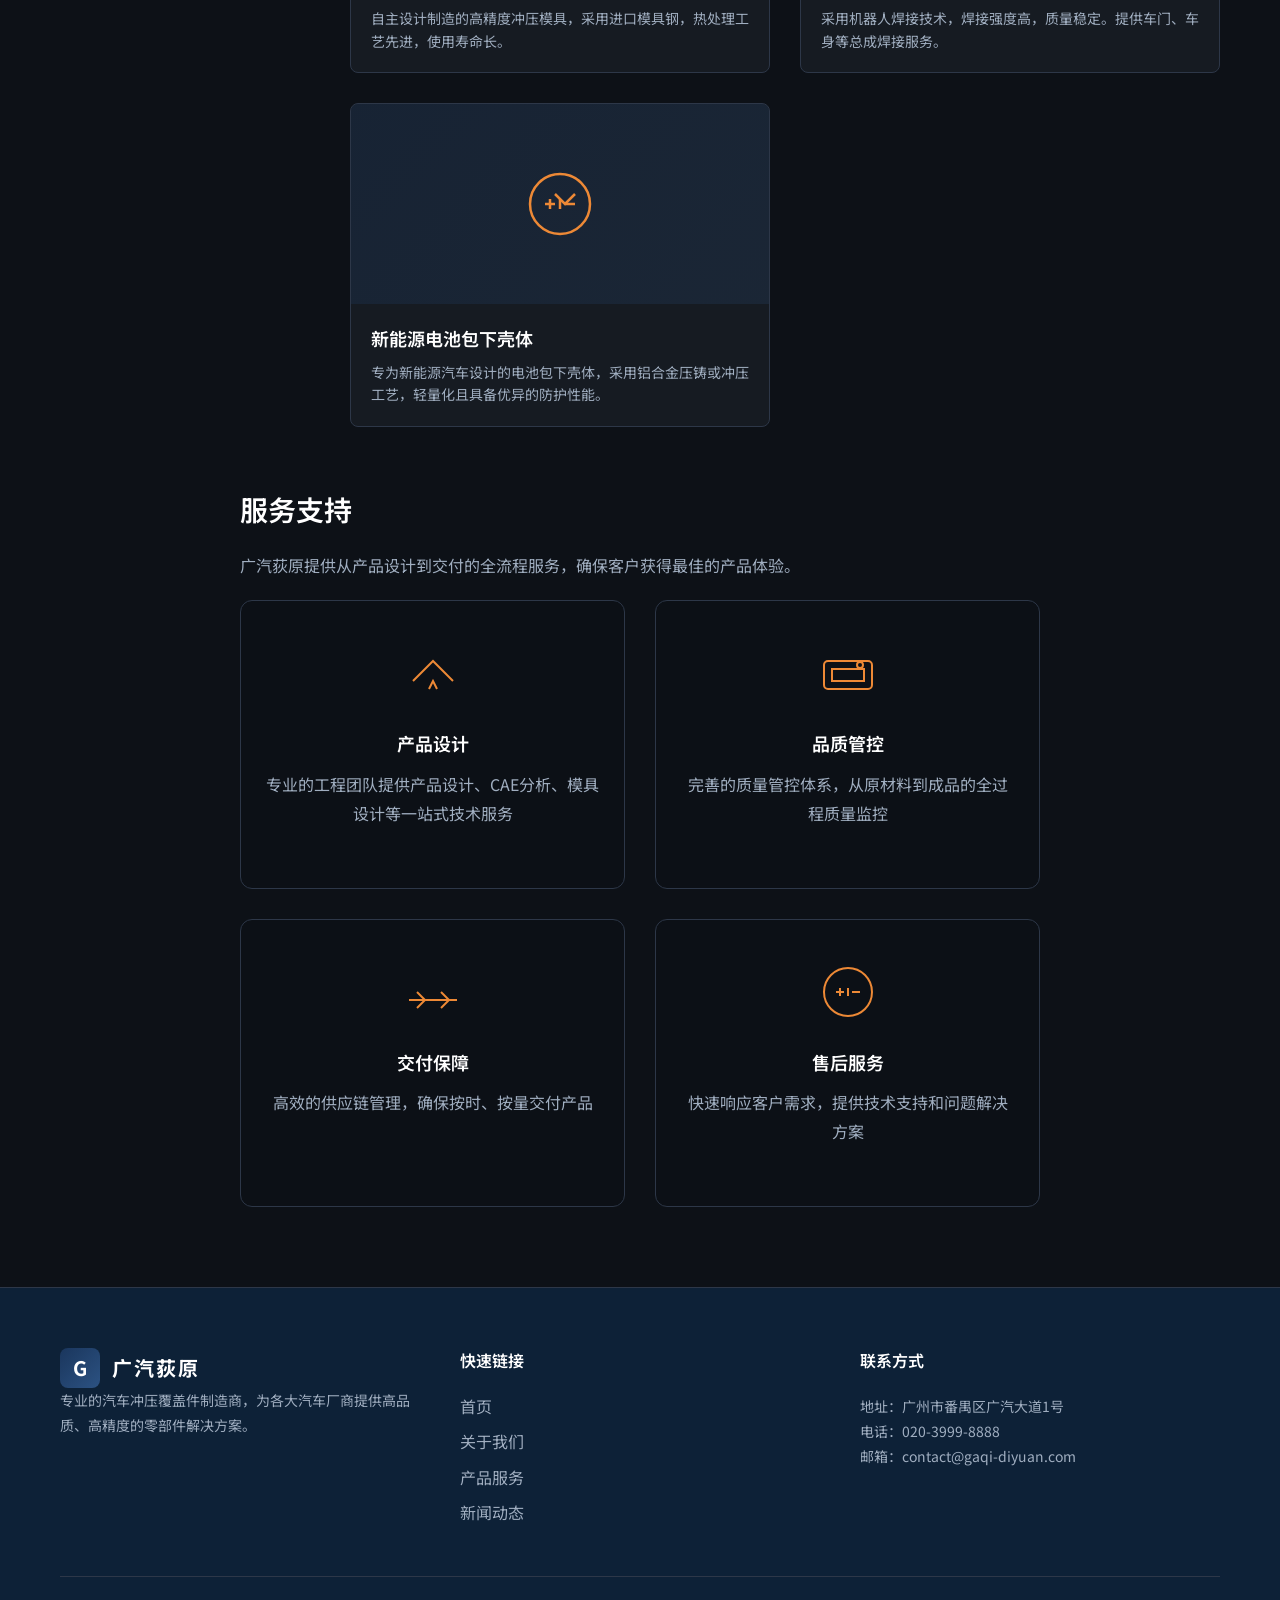
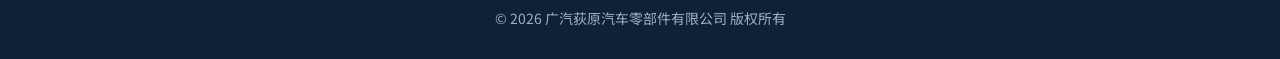
<file: products.html>
<!DOCTYPE html>
<html lang="zh-CN">
<head>
    <meta charset="UTF-8">
    <meta name="viewport" content="width=device-width, initial-scale=1.0">
    <title>产品服务 - 广汽荻原</title>
    <meta name="description" content="了解广汽荻原的汽车冲压覆盖件产品和服务">
    <link rel="stylesheet" href="css/style.css">
    <link href="https://fonts.googleapis.com/css2?family=Noto+Sans+SC:wght@300;400;500;700&display=swap" rel="stylesheet">
</head>
<body>
    <nav class="navbar" id="navbar">
        <div class="nav-container">
            <div class="logo">
                <a href="index.html">
                    <span class="logo-icon">G</span>
                    <span class="logo-text">广汽荻原</span>
                </a>
            </div>
            <ul class="nav-links">
                <li><a href="index.html">首页</a></li>
                <li><a href="about.html">关于我们</a></li>
                <li><a href="products.html" class="active">产品服务</a></li>
                <li><a href="news.html">新闻动态</a></li>
                <li><a href="contact.html">联系方式</a></li>
            </ul>
            <div class="menu-btn" id="menuBtn">
                <span></span>
                <span></span>
                <span></span>
            </div>
        </div>
    </nav>

    <section class="page-content">
        <div class="container">
            <div class="page-header">
                <h1>产品服务</h1>
                <p>专注于汽车冲压覆盖件制造，为整车厂提供高品质零部件</p>
            </div>

            <div class="products-container">
                <div class="product-categories">
                    <h3>产品分类</h3>
                    <ul>
                        <li><a href="#" class="active">全部产品</a></li>
                        <li><a href="#">外覆盖件</a></li>
                        <li><a href="#">内覆盖件</a></li>
                        <li><a href="#">冲压模具</a></li>
                        <li><a href="#">焊接总成</a></li>
                        <li><a href="#">新能源产品</a></li>
                    </ul>
                </div>

                <div class="product-list">
                    <div class="product-item">
                        <div class="product-item-image">
                            <svg class="product-item-icon" viewBox="0 0 64 64" fill="none" stroke="currentColor" stroke-width="2">
                                <path d="M12 16h40v32H12z"/>
                                <path d="M12 28h40"/>
                                <circle cx="24" cy="20" r="2"/>
                                <circle cx="40" cy="20" r="2"/>
                            </svg>
                        </div>
                        <div class="product-item-info">
                            <h3>车门总成</h3>
                            <p>包含车门内外板、加强筋等零部件，采用高强度钢板，精度达±0.5mm，具备优异的抗冲击性能。</p>
                        </div>
                    </div>

                    <div class="product-item">
                        <div class="product-item-image">
                            <svg class="product-item-icon" viewBox="0 0 64 64" fill="none" stroke="currentColor" stroke-width="2">
                                <path d="M12 16h40v20H12z"/>
                                <path d="M16 28h32"/>
                                <path d="M24 20h16"/>
                            </svg>
                        </div>
                        <div class="product-item-info">
                            <h3>引擎盖</h3>
                            <p>采用高强度铝合金或钢板材料，轻量化设计，表面平整度高，配合精密冲压工艺确保完美贴合。</p>
                        </div>
                    </div>

                    <div class="product-item">
                        <div class="product-item-image">
                            <svg class="product-item-icon" viewBox="0 0 64 64" fill="none" stroke="currentColor" stroke-width="2">
                                <path d="M8 40l16-24h24l16 24H8z"/>
                                <path d="M24 16v32M40 16v32"/>
                            </svg>
                        </div>
                        <div class="product-item-info">
                            <h3>翼子板</h3>
                            <p>车身侧面覆盖件，造型复杂，精度要求高。采用先进的冲压技术，确保与车身完美匹配。</p>
                        </div>
                    </div>

                    <div class="product-item">
                        <div class="product-item-image">
                            <svg class="product-item-icon" viewBox="0 0 64 64" fill="none" stroke="currentColor" stroke-width="2">
                                <rect x="8" y="20" width="48" height="28" rx="4"/>
                                <path d="M16 32h32"/>
                                <path d="M24 24h16"/>
                            </svg>
                        </div>
                        <div class="product-item-info">
                            <h3>地板总成</h3>
                            <p>车身底盘核心部件，承载车身重量和乘员安全，采用高强度钢板，具备优异的耐腐蚀性。</p>
                        </div>
                    </div>

                    <div class="product-item">
                        <div class="product-item-image">
                            <svg class="product-item-icon" viewBox="0 0 64 64" fill="none" stroke="currentColor" stroke-width="2">
                                <path d="M8 20h48v16H8z"/>
                                <circle cx="32" cy="28" r="8"/>
                            </svg>
                        </div>
                        <div class="product-item-info">
                            <h3>车顶</h3>
                            <p>车身顶部覆盖件，采用激光焊接技术，密封性好，配合天窗安装位精准加工。</p>
                        </div>
                    </div>

                    <div class="product-item">
                        <div class="product-item-image">
                            <svg class="product-item-icon" viewBox="0 0 64 64" fill="none" stroke="currentColor" stroke-width="2">
                                <path d="M12 20h40v24H12z"/>
                                <circle cx="32" cy="32" r="10"/>
                                <path d="M32 24v16M24 32h16"/>
                            </svg>
                        </div>
                        <div class="product-item-info">
                            <h3>仪表盘骨架</h3>
                            <p>仪表台核心支撑结构，采用高强度钢冲压成型，精度高，安装孔位准确。</p>
                        </div>
                    </div>

                    <div class="product-item">
                        <div class="product-item-image">
                            <svg class="product-item-icon" viewBox="0 0 64 64" fill="none" stroke="currentColor" stroke-width="2">
                                <path d="M8 40l16-24h24l16 24H8z"/>
                                <path d="M24 16v32M40 16v32"/>
                                <path d="M24 40h16"/>
                            </svg>
                        </div>
                        <div class="product-item-info">
                            <h3>冲压模具</h3>
                            <p>自主设计制造的高精度冲压模具，采用进口模具钢，热处理工艺先进，使用寿命长。</p>
                        </div>
                    </div>

                    <div class="product-item">
                        <div class="product-item-image">
                            <svg class="product-item-icon" viewBox="0 0 64 64" fill="none" stroke="currentColor" stroke-width="2">
                                <rect x="8" y="20" width="48" height="28" rx="4"/>
                                <circle cx="20" cy="34" r="3"/>
                                <circle cx="44" cy="34" r="3"/>
                                <line x1="23" y1="34" x2="41" y2="34"/>
                            </svg>
                        </div>
                        <div class="product-item-info">
                            <h3>焊接总成</h3>
                            <p>采用机器人焊接技术，焊接强度高，质量稳定。提供车门、车身等总成焊接服务。</p>
                        </div>
                    </div>

                    <div class="product-item">
                        <div class="product-item-image">
                            <svg class="product-item-icon" viewBox="0 0 64 64" fill="none" stroke="currentColor" stroke-width="2">
                                <circle cx="32" cy="32" r="24"/>
                                <path d="M20 32h8M36 32h8M24 28v8M32 28v8"/>
                                <path d="M28 24l8 8 8-8"/>
                            </svg>
                        </div>
                        <div class="product-item-info">
                            <h3>新能源电池包下壳体</h3>
                            <p>专为新能源汽车设计的电池包下壳体，采用铝合金压铸或冲压工艺，轻量化且具备优异的防护性能。</p>
                        </div>
                    </div>
                </div>
            </div>

            <div class="about-content" style="margin-top: 60px;">
                <h2>服务支持</h2>
                <p>广汽荻原提供从产品设计到交付的全流程服务，确保客户获得最佳的产品体验。</p>
                
                <div class="features-grid">
                    <div class="feature-card">
                        <div class="feature-icon">
                            <svg viewBox="0 0 64 64" fill="none" stroke="currentColor" stroke-width="2">
                                <path d="M12 40l20-20 20 20"/>
                                <path d="M28 48l4-8 4 8"/>
                            </svg>
                        </div>
                        <h3>产品设计</h3>
                        <p>专业的工程团队提供产品设计、CAE分析、模具设计等一站式技术服务</p>
                    </div>
                    <div class="feature-card">
                        <div class="feature-icon">
                            <svg viewBox="0 0 64 64" fill="none" stroke="currentColor" stroke-width="2">
                                <rect x="8" y="20" width="48" height="28" rx="4"/>
                                <rect x="16" y="28" width="32" height="12"/>
                                <circle cx="44" cy="24" r="3"/>
                            </svg>
                        </div>
                        <h3>品质管控</h3>
                        <p>完善的质量管控体系，从原材料到成品的全过程质量监控</p>
                    </div>
                    <div class="feature-card">
                        <div class="feature-icon">
                            <svg viewBox="0 0 64 64" fill="none" stroke="currentColor" stroke-width="2">
                                <path d="M8 40h48"/>
                                <path d="M16 32l8 8-8 8"/>
                                <path d="M40 32l8 8-8 8"/>
                            </svg>
                        </div>
                        <h3>交付保障</h3>
                        <p>高效的供应链管理，确保按时、按量交付产品</p>
                    </div>
                    <div class="feature-card">
                        <div class="feature-icon">
                            <svg viewBox="0 0 64 64" fill="none" stroke="currentColor" stroke-width="2">
                                <circle cx="32" cy="32" r="24"/>
                                <path d="M20 32h8M36 32h8M24 28v8M32 28v8"/>
                            </svg>
                        </div>
                        <h3>售后服务</h3>
                        <p>快速响应客户需求，提供技术支持和问题解决方案</p>
                    </div>
                </div>
            </div>
        </div>
    </section>

    <footer class="footer">
        <div class="container">
            <div class="footer-content">
                <div class="footer-section">
                    <div class="logo">
                        <span class="logo-icon">G</span>
                        <span class="logo-text">广汽荻原</span>
                    </div>
                    <p>专业的汽车冲压覆盖件制造商，为各大汽车厂商提供高品质、高精度的零部件解决方案。</p>
                </div>
                <div class="footer-section">
                    <h4>快速链接</h4>
                    <ul>
                        <li><a href="index.html">首页</a></li>
                        <li><a href="about.html">关于我们</a></li>
                        <li><a href="products.html">产品服务</a></li>
                        <li><a href="news.html">新闻动态</a></li>
                    </ul>
                </div>
                <div class="footer-section">
                    <h4>联系方式</h4>
                    <p>地址：广州市番禺区广汽大道1号</p>
                    <p>电话：020-3999-8888</p>
                    <p>邮箱：contact@gaqi-diyuan.com</p>
                </div>
            </div>
            <div class="footer-bottom">
                <p>&copy; 2026 广汽荻原汽车零部件有限公司 版权所有</p>
            </div>
        </div>
    </footer>

    <script src="js/main.js"></script>
</body>
</html>
</file>
<file: css/style.css>
* {
    margin: 0;
    padding: 0;
    box-sizing: border-box;
}

:root {
    --primary-color: #1a365d;
    --primary-dark: #0d2137;
    --primary-light: #2c5282;
    --accent-color: #ed8936;
    --accent-light: #f6ad55;
    --bg-dark: #0d1117;
    --bg-gray: #161b22;
    --text-primary: #ffffff;
    --text-secondary: #a0aec0;
    --border-color: #2d3748;
    --gradient-primary: linear-gradient(135deg, #1a365d 0%, #2c5282 100%);
    --gradient-accent: linear-gradient(135deg, #ed8936 0%, #f6ad55 100%);
}

body {
    font-family: 'Noto Sans SC', sans-serif;
    background-color: var(--bg-dark);
    color: var(--text-primary);
    line-height: 1.6;
}

.container {
    max-width: 1200px;
    margin: 0 auto;
    padding: 0 20px;
}

.navbar {
    position: fixed;
    top: 0;
    left: 0;
    right: 0;
    z-index: 1000;
    background: rgba(13, 17, 23, 0.95);
    backdrop-filter: blur(10px);
    transition: all 0.3s ease;
}

.navbar.scrolled {
    background: rgba(13, 17, 23, 0.98);
    border-bottom: 1px solid var(--border-color);
}

.nav-container {
    max-width: 1200px;
    margin: 0 auto;
    padding: 0 20px;
    display: flex;
    justify-content: space-between;
    align-items: center;
    height: 70px;
}

.logo {
    display: flex;
    align-items: center;
    gap: 12px;
}

.logo a {
    display: flex;
    align-items: center;
    gap: 12px;
    text-decoration: none;
    color: var(--text-primary);
}

.logo-icon {
    width: 40px;
    height: 40px;
    background: var(--gradient-primary);
    border-radius: 8px;
    display: flex;
    align-items: center;
    justify-content: center;
    font-size: 20px;
    font-weight: 700;
}

.logo-text {
    font-size: 20px;
    font-weight: 700;
    letter-spacing: 2px;
}

.nav-links {
    display: flex;
    list-style: none;
    gap: 30px;
}

.nav-links a {
    text-decoration: none;
    color: var(--text-secondary);
    font-weight: 500;
    transition: color 0.3s ease;
    position: relative;
}

.nav-links a:hover,
.nav-links a.active {
    color: var(--accent-color);
}

.nav-links a.active::after {
    content: '';
    position: absolute;
    bottom: -5px;
    left: 0;
    width: 100%;
    height: 2px;
    background: var(--gradient-accent);
}

.menu-btn {
    display: none;
    flex-direction: column;
    gap: 5px;
    cursor: pointer;
}

.menu-btn span {
    width: 25px;
    height: 2px;
    background: var(--text-primary);
    transition: all 0.3s ease;
}

.menu-btn.active span:nth-child(1) {
    transform: rotate(45deg) translate(5px, 5px);
}

.menu-btn.active span:nth-child(2) {
    opacity: 0;
}

.menu-btn.active span:nth-child(3) {
    transform: rotate(-45deg) translate(7px, -6px);
}

.hero {
    min-height: 100vh;
    display: flex;
    align-items: center;
    justify-content: center;
    position: relative;
    overflow: hidden;
}

.hero-bg {
    position: absolute;
    top: 0;
    left: 0;
    right: 0;
    bottom: 0;
    background: linear-gradient(135deg, #0d1117 0%, #1a365d 50%, #0d1117 100%);
}

.hero-bg::before {
    content: '';
    position: absolute;
    top: 0;
    left: 0;
    right: 0;
    bottom: 0;
    background-image: 
        radial-gradient(circle at 20% 80%, rgba(237, 137, 54, 0.1) 0%, transparent 50%),
        radial-gradient(circle at 80% 20%, rgba(44, 82, 130, 0.1) 0%, transparent 50%);
    animation: pulse 8s ease-in-out infinite;
}

@keyframes pulse {
    0%, 100% { opacity: 1; }
    50% { opacity: 0.7; }
}

.hero-content {
    position: relative;
    z-index: 1;
    text-align: center;
    padding: 0 20px;
    max-width: 800px;
}

.hero-content h1 {
    font-size: 56px;
    font-weight: 700;
    margin-bottom: 16px;
    background: linear-gradient(135deg, #ffffff 0%, #a0aec0 100%);
    -webkit-background-clip: text;
    -webkit-text-fill-color: transparent;
    background-clip: text;
}

.hero-subtitle {
    font-size: 24px;
    font-weight: 500;
    color: var(--accent-color);
    margin-bottom: 20px;
    letter-spacing: 4px;
}

.hero-description {
    font-size: 16px;
    color: var(--text-secondary);
    margin-bottom: 40px;
    line-height: 1.8;
}

.hero-buttons {
    display: flex;
    gap: 20px;
    justify-content: center;
    flex-wrap: wrap;
}

.btn {
    padding: 14px 32px;
    border-radius: 8px;
    font-weight: 600;
    text-decoration: none;
    transition: all 0.3s ease;
    display: inline-block;
}

.btn-primary {
    background: var(--gradient-accent);
    color: var(--bg-dark);
}

.btn-primary:hover {
    transform: translateY(-2px);
    box-shadow: 0 10px 30px rgba(237, 137, 54, 0.3);
}

.btn-secondary {
    border: 2px solid var(--border-color);
    color: var(--text-primary);
}

.btn-secondary:hover {
    border-color: var(--accent-color);
    color: var(--accent-color);
}

.company-overview {
    padding: 80px 0;
    background: var(--bg-gray);
}

.overview-content {
    display: grid;
    grid-template-columns: 1fr 1fr;
    gap: 60px;
    align-items: center;
}

.overview-text h2 {
    font-size: 36px;
    font-weight: 700;
    margin-bottom: 24px;
    color: var(--text-primary);
}

.overview-text p {
    font-size: 16px;
    color: var(--text-secondary);
    margin-bottom: 20px;
    line-height: 1.8;
}

.read-more {
    color: var(--accent-color);
    text-decoration: none;
    font-weight: 600;
    transition: color 0.3s ease;
}

.read-more:hover {
    color: var(--accent-light);
}

.overview-stats {
    display: flex;
    flex-direction: column;
    gap: 30px;
}

.stat-item {
    text-align: center;
    padding: 30px;
    background: rgba(26, 54, 93, 0.2);
    border-radius: 12px;
    border: 1px solid var(--border-color);
}

.stat-number {
    font-size: 48px;
    font-weight: 700;
    color: var(--accent-color);
    margin-bottom: 8px;
}

.stat-label {
    font-size: 14px;
    color: var(--text-secondary);
    text-transform: uppercase;
    letter-spacing: 2px;
}

.products-showcase {
    padding: 80px 0;
}

.section-header {
    text-align: center;
    margin-bottom: 60px;
}

.section-header h2 {
    font-size: 36px;
    font-weight: 700;
    margin-bottom: 16px;
    color: var(--text-primary);
}

.section-header p {
    font-size: 16px;
    color: var(--text-secondary);
}

.products-grid {
    display: grid;
    grid-template-columns: repeat(auto-fit, minmax(280px, 1fr));
    gap: 30px;
}

.product-card {
    background: var(--bg-gray);
    border-radius: 12px;
    overflow: hidden;
    border: 1px solid var(--border-color);
    transition: all 0.3s ease;
}

.product-card:hover {
    transform: translateY(-5px);
    border-color: var(--accent-color);
    box-shadow: 0 20px 40px rgba(0, 0, 0, 0.3);
}

.product-image {
    height: 180px;
    display: flex;
    align-items: center;
    justify-content: center;
    background: linear-gradient(135deg, rgba(26, 54, 93, 0.3) 0%, rgba(44, 82, 130, 0.2) 100%);
}

.product-icon {
    width: 80px;
    height: 80px;
    color: var(--accent-color);
    transition: transform 0.3s ease;
}

.product-card:hover .product-icon {
    transform: scale(1.1);
}

.product-info {
    padding: 24px;
}

.product-info h3 {
    font-size: 20px;
    font-weight: 600;
    margin-bottom: 12px;
    color: var(--text-primary);
}

.product-info p {
    font-size: 14px;
    color: var(--text-secondary);
    margin-bottom: 16px;
    line-height: 1.6;
}

.product-link {
    color: var(--accent-color);
    text-decoration: none;
    font-weight: 500;
    font-size: 14px;
    transition: color 0.3s ease;
}

.product-link:hover {
    color: var(--accent-light);
}

.features {
    padding: 80px 0;
    background: var(--bg-gray);
}

.features-grid {
    display: grid;
    grid-template-columns: repeat(auto-fit, minmax(250px, 1fr));
    gap: 30px;
}

.feature-card {
    text-align: center;
    padding: 40px 24px;
    background: rgba(13, 17, 23, 0.5);
    border-radius: 12px;
    border: 1px solid var(--border-color);
    transition: all 0.3s ease;
}

.feature-card:hover {
    border-color: var(--accent-color);
    transform: translateY(-3px);
}

.feature-icon {
    width: 64px;
    height: 64px;
    margin: 0 auto 24px;
    color: var(--accent-color);
}

.feature-card h3 {
    font-size: 18px;
    font-weight: 600;
    margin-bottom: 12px;
    color: var(--text-primary);
}

.feature-card p {
    font-size: 14px;
    color: var(--text-secondary);
    line-height: 1.6;
}

.partners {
    padding: 80px 0;
}

.partners-grid {
    display: grid;
    grid-template-columns: repeat(auto-fit, minmax(150px, 1fr));
    gap: 30px;
}

.partner-item {
    padding: 24px;
    background: var(--bg-gray);
    border-radius: 8px;
    border: 1px solid var(--border-color);
    text-align: center;
    font-size: 16px;
    font-weight: 500;
    color: var(--text-secondary);
    transition: all 0.3s ease;
}

.partner-item:hover {
    border-color: var(--accent-color);
    color: var(--accent-color);
}

.footer {
    padding: 60px 0 30px;
    background: var(--primary-dark);
    border-top: 1px solid var(--border-color);
}

.footer-content {
    display: grid;
    grid-template-columns: repeat(auto-fit, minmax(250px, 1fr));
    gap: 40px;
    margin-bottom: 40px;
}

.footer-section h4 {
    font-size: 16px;
    font-weight: 600;
    margin-bottom: 20px;
    color: var(--text-primary);
}

.footer-section ul {
    list-style: none;
}

.footer-section ul li {
    margin-bottom: 10px;
}

.footer-section ul li a {
    text-decoration: none;
    color: var(--text-secondary);
    transition: color 0.3s ease;
}

.footer-section ul li a:hover {
    color: var(--accent-color);
}

.footer-section p {
    font-size: 14px;
    color: var(--text-secondary);
    line-height: 1.8;
}

.footer-bottom {
    text-align: center;
    padding-top: 30px;
    border-top: 1px solid var(--border-color);
}

.footer-bottom p {
    font-size: 14px;
    color: var(--text-secondary);
}

.page-content {
    padding: 120px 0 80px;
}

.page-header {
    text-align: center;
    margin-bottom: 60px;
}

.page-header h1 {
    font-size: 42px;
    font-weight: 700;
    margin-bottom: 16px;
    color: var(--text-primary);
}

.page-header p {
    font-size: 16px;
    color: var(--text-secondary);
}

.about-content {
    max-width: 800px;
    margin: 0 auto;
}

.about-content h2 {
    font-size: 28px;
    font-weight: 600;
    margin-bottom: 20px;
    color: var(--text-primary);
    margin-top: 40px;
}

.about-content h2:first-child {
    margin-top: 0;
}

.about-content p {
    font-size: 16px;
    color: var(--text-secondary);
    line-height: 1.8;
    margin-bottom: 20px;
}

.timeline {
    position: relative;
    max-width: 800px;
    margin: 40px auto;
}

.timeline::before {
    content: '';
    position: absolute;
    left: 50%;
    top: 0;
    bottom: 0;
    width: 2px;
    background: var(--border-color);
    transform: translateX(-50%);
}

.timeline-item {
    position: relative;
    padding: 30px 0;
    display: flex;
}

.timeline-item:nth-child(odd) {
    flex-direction: row;
}

.timeline-item:nth-child(even) {
    flex-direction: row-reverse;
}

.timeline-content {
    width: 45%;
    padding: 24px;
    background: var(--bg-gray);
    border-radius: 8px;
    border: 1px solid var(--border-color);
}

.timeline-date {
    font-size: 20px;
    font-weight: 700;
    color: var(--accent-color);
    margin-bottom: 8px;
}

.timeline-title {
    font-size: 18px;
    font-weight: 600;
    color: var(--text-primary);
    margin-bottom: 8px;
}

.timeline-desc {
    font-size: 14px;
    color: var(--text-secondary);
}

.team-grid {
    display: grid;
    grid-template-columns: repeat(auto-fit, minmax(200px, 1fr));
    gap: 30px;
}

.team-member {
    text-align: center;
    padding: 24px;
    background: var(--bg-gray);
    border-radius: 8px;
    border: 1px solid var(--border-color);
}

.team-photo {
    width: 100px;
    height: 100px;
    border-radius: 50%;
    background: var(--gradient-primary);
    margin: 0 auto 16px;
    display: flex;
    align-items: center;
    justify-content: center;
    font-size: 32px;
    color: var(--text-primary);
}

.team-member h4 {
    font-size: 16px;
    font-weight: 600;
    color: var(--text-primary);
    margin-bottom: 4px;
}

.team-member p {
    font-size: 14px;
    color: var(--text-secondary);
}

.culture-grid {
    display: grid;
    grid-template-columns: repeat(auto-fit, minmax(250px, 1fr));
    gap: 30px;
}

.culture-item {
    text-align: center;
    padding: 40px 24px;
    background: var(--bg-gray);
    border-radius: 8px;
    border: 1px solid var(--border-color);
}

.culture-item h3 {
    font-size: 20px;
    font-weight: 600;
    color: var(--accent-color);
    margin-bottom: 16px;
}

.culture-item p {
    font-size: 14px;
    color: var(--text-secondary);
    line-height: 1.6;
}

.products-container {
    display: grid;
    grid-template-columns: 250px 1fr;
    gap: 40px;
}

.product-categories {
    position: sticky;
    top: 120px;
}

.product-categories h3 {
    font-size: 18px;
    font-weight: 600;
    margin-bottom: 20px;
    color: var(--text-primary);
}

.product-categories ul {
    list-style: none;
}

.product-categories ul li {
    margin-bottom: 12px;
}

.product-categories ul li a {
    display: block;
    padding: 12px 16px;
    text-decoration: none;
    color: var(--text-secondary);
    border-radius: 6px;
    transition: all 0.3s ease;
}

.product-categories ul li a:hover,
.product-categories ul li a.active {
    background: var(--accent-color);
    color: var(--bg-dark);
}

.product-list {
    display: grid;
    grid-template-columns: repeat(auto-fit, minmax(300px, 1fr));
    gap: 30px;
}

.product-item {
    background: var(--bg-gray);
    border-radius: 8px;
    border: 1px solid var(--border-color);
    overflow: hidden;
    transition: all 0.3s ease;
}

.product-item:hover {
    transform: translateY(-3px);
    border-color: var(--accent-color);
}

.product-item-image {
    height: 200px;
    display: flex;
    align-items: center;
    justify-content: center;
    background: linear-gradient(135deg, rgba(26, 54, 93, 0.3) 0%, rgba(44, 82, 130, 0.2) 100%);
}

.product-item-icon {
    width: 80px;
    height: 80px;
    color: var(--accent-color);
}

.product-item-info {
    padding: 20px;
}

.product-item-info h3 {
    font-size: 18px;
    font-weight: 600;
    margin-bottom: 8px;
    color: var(--text-primary);
}

.product-item-info p {
    font-size: 14px;
    color: var(--text-secondary);
    line-height: 1.6;
}

.news-container {
    display: grid;
    grid-template-columns: 1fr 300px;
    gap: 40px;
}

.news-list {
    display: flex;
    flex-direction: column;
    gap: 30px;
}

.news-item {
    background: var(--bg-gray);
    border-radius: 8px;
    border: 1px solid var(--border-color);
    padding: 24px;
    transition: all 0.3s ease;
}

.news-item:hover {
    border-color: var(--accent-color);
}

.news-date {
    font-size: 14px;
    color: var(--text-secondary);
    margin-bottom: 12px;
}

.news-item h3 {
    font-size: 20px;
    font-weight: 600;
    margin-bottom: 12px;
    color: var(--text-primary);
}

.news-item p {
    font-size: 14px;
    color: var(--text-secondary);
    line-height: 1.6;
}

.news-sidebar {
    position: sticky;
    top: 120px;
}

.news-sidebar h3 {
    font-size: 18px;
    font-weight: 600;
    margin-bottom: 20px;
    color: var(--text-primary);
}

.news-categories {
    list-style: none;
    margin-bottom: 30px;
}

.news-categories li {
    margin-bottom: 10px;
}

.news-categories li a {
    text-decoration: none;
    color: var(--text-secondary);
    transition: color 0.3s ease;
}

.news-categories li a:hover {
    color: var(--accent-color);
}

.hot-news {
    list-style: none;
}

.hot-news li {
    margin-bottom: 12px;
    padding-bottom: 12px;
    border-bottom: 1px solid var(--border-color);
}

.hot-news li:last-child {
    border-bottom: none;
}

.hot-news li a {
    text-decoration: none;
    color: var(--text-secondary);
    font-size: 14px;
    transition: color 0.3s ease;
}

.hot-news li a:hover {
    color: var(--accent-color);
}

.contact-container {
    display: grid;
    grid-template-columns: 1fr 1fr;
    gap: 40px;
}

.contact-info {
    display: flex;
    flex-direction: column;
    gap: 30px;
}

.contact-item {
    padding: 24px;
    background: var(--bg-gray);
    border-radius: 8px;
    border: 1px solid var(--border-color);
}

.contact-item h3 {
    font-size: 18px;
    font-weight: 600;
    margin-bottom: 12px;
    color: var(--text-primary);
}

.contact-item p {
    font-size: 14px;
    color: var(--text-secondary);
    line-height: 1.8;
}

.contact-form {
    background: var(--bg-gray);
    border-radius: 8px;
    border: 1px solid var(--border-color);
    padding: 30px;
}

.contact-form h3 {
    font-size: 20px;
    font-weight: 600;
    margin-bottom: 24px;
    color: var(--text-primary);
}

.form-group {
    margin-bottom: 20px;
}

.form-group label {
    display: block;
    font-size: 14px;
    font-weight: 500;
    margin-bottom: 8px;
    color: var(--text-secondary);
}

.form-group input,
.form-group textarea {
    width: 100%;
    padding: 12px;
    background: var(--bg-dark);
    border: 1px solid var(--border-color);
    border-radius: 6px;
    color: var(--text-primary);
    font-size: 14px;
    font-family: inherit;
    transition: border-color 0.3s ease;
}

.form-group input:focus,
.form-group textarea:focus {
    outline: none;
    border-color: var(--accent-color);
}

.form-group textarea {
    resize: vertical;
    min-height: 120px;
}

.contact-map {
    margin-top: 40px;
    height: 400px;
    background: var(--bg-gray);
    border-radius: 8px;
    border: 1px solid var(--border-color);
    display: flex;
    align-items: center;
    justify-content: center;
}

.contact-map p {
    color: var(--text-secondary);
}

@media (max-width: 768px) {
    .nav-links {
        position: fixed;
        top: 70px;
        left: -100%;
        width: 100%;
        height: calc(100vh - 70px);
        background: var(--bg-dark);
        flex-direction: column;
        padding: 40px 20px;
        transition: left 0.3s ease;
    }

    .nav-links.active {
        left: 0;
    }

    .nav-links li {
        margin-bottom: 20px;
    }

    .menu-btn {
        display: flex;
    }

    .hero-content h1 {
        font-size: 36px;
    }

    .hero-subtitle {
        font-size: 18px;
    }

    .overview-content {
        grid-template-columns: 1fr;
        gap: 40px;
    }

    .products-container {
        grid-template-columns: 1fr;
    }

    .news-container {
        grid-template-columns: 1fr;
    }

    .contact-container {
        grid-template-columns: 1fr;
    }

    .timeline::before {
        left: 20px;
    }

    .timeline-item {
        flex-direction: column !important;
        padding-left: 50px;
    }

    .timeline-content {
        width: 100%;
    }
}
</file>
